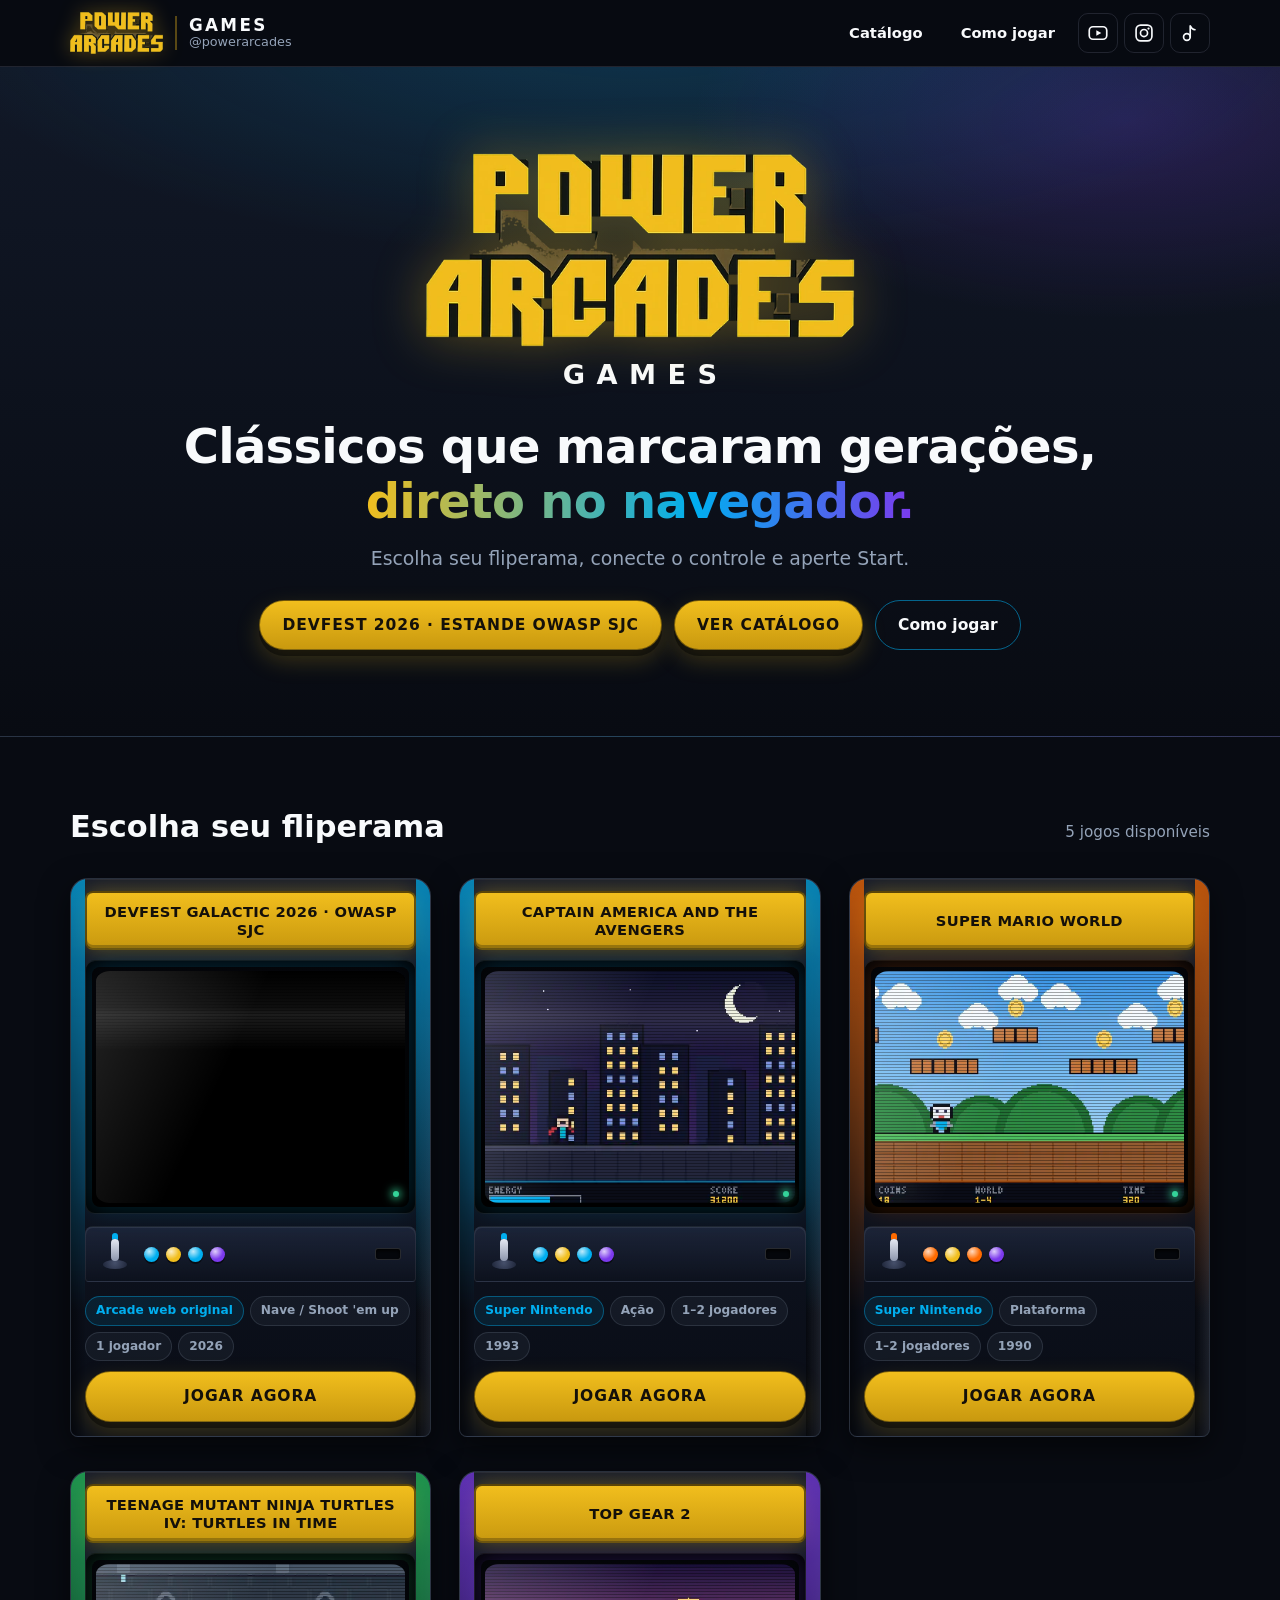
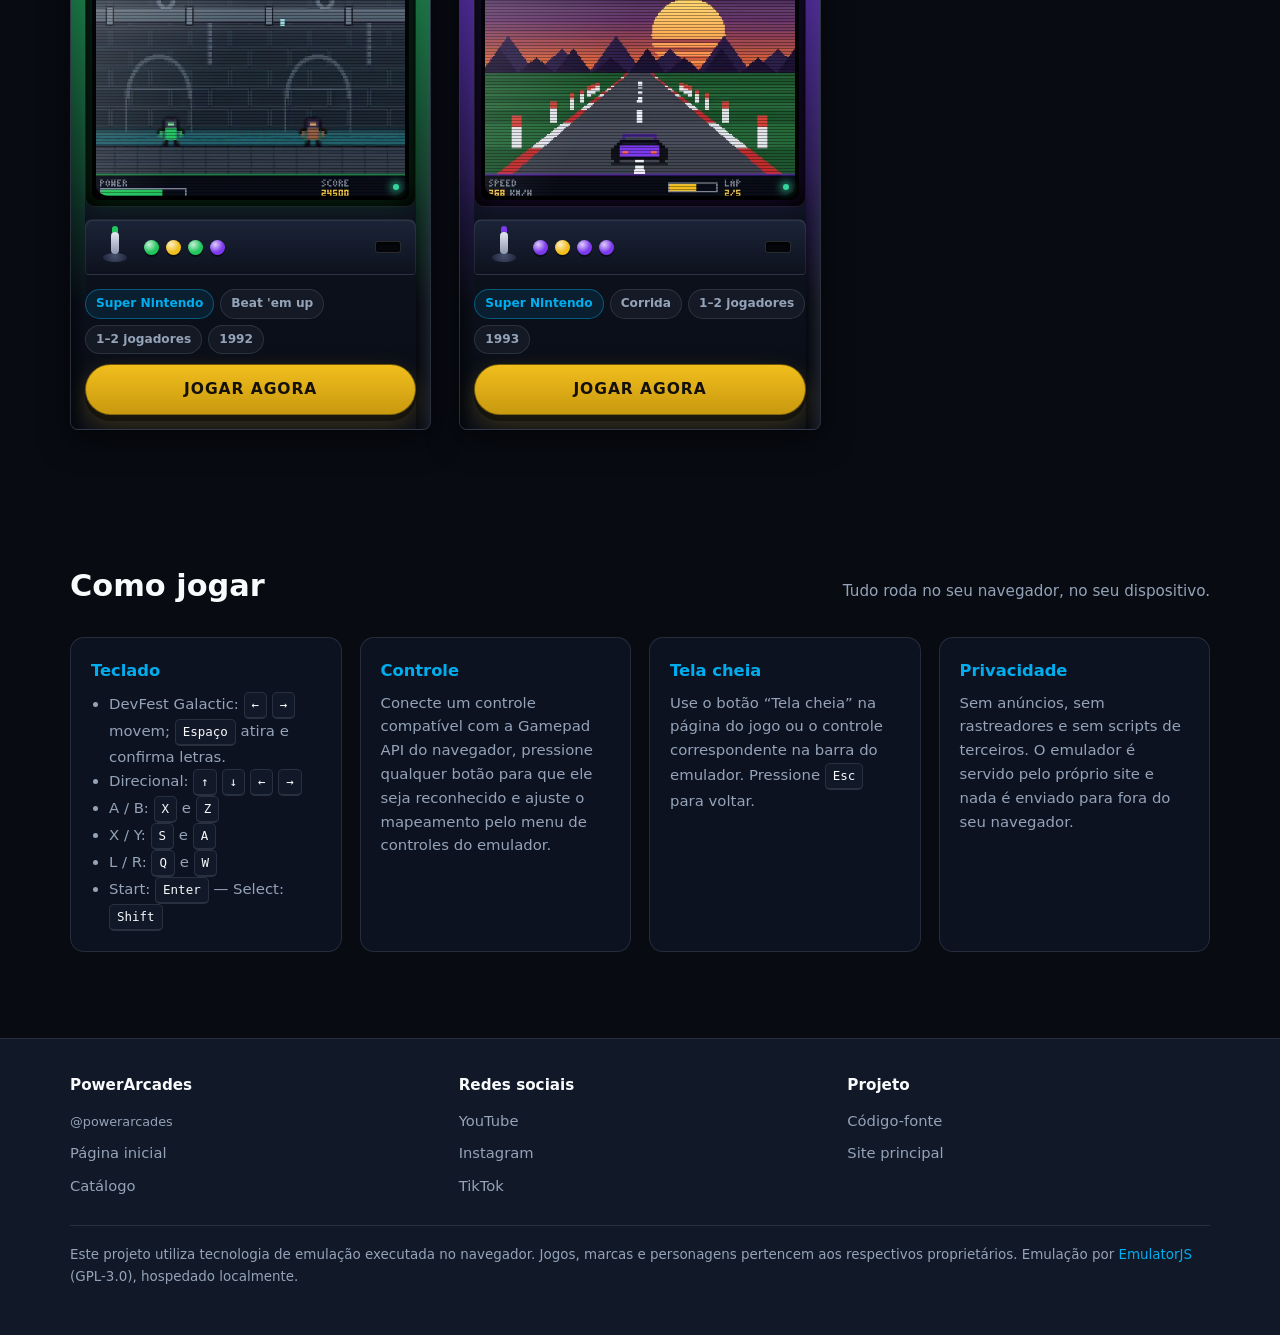
<file: index.html>
<!DOCTYPE html>
<html lang="pt-BR">
<head>
<meta charset="utf-8">
<meta name="viewport" content="width=device-width, initial-scale=1">

<!-- Política restrita: esta página não carrega emulador, ROM nem WebAssembly. -->
<meta http-equiv="Content-Security-Policy" content="default-src 'self'; script-src 'self'; style-src 'self'; img-src 'self' data:; font-src 'self'; media-src 'none'; connect-src 'self'; worker-src 'none'; object-src 'none'; frame-src 'none'; base-uri 'self'; form-action 'self'; manifest-src 'self'; upgrade-insecure-requests">
<meta name="referrer" content="no-referrer">

<title>PowerArcades Games — clássicos de Super Nintendo no navegador</title>
<meta name="description" content="Portal PowerArcades Games: catálogo de clássicos de Super Nintendo executados no navegador por emulação, sem anúncios e sem rastreadores.">
<meta name="author" content="PowerArcades">
<meta name="theme-color" content="#080B12">
<link rel="canonical" href="https://arcade.dozeroaobasico.com.br/">

<link rel="icon" type="image/png" href="assets/images/favicon.png">
<link rel="apple-touch-icon" href="assets/images/favicon.png">

<meta property="og:type" content="website">
<meta property="og:site_name" content="PowerArcades Games">
<meta property="og:locale" content="pt_BR">
<meta property="og:title" content="PowerArcades Games — clássicos de Super Nintendo no navegador">
<meta property="og:description" content="Catálogo de clássicos de Super Nintendo executados no navegador por emulação, sem anúncios e sem rastreadores.">
<meta property="og:url" content="https://arcade.dozeroaobasico.com.br/">
<meta property="og:image" content="https://arcade.dozeroaobasico.com.br/assets/images/social-share.webp">
<meta property="og:image:width" content="1200">
<meta property="og:image:height" content="630">
<meta property="og:image:alt" content="Logotipo PowerArcades Games">
<meta name="twitter:card" content="summary_large_image">
<meta name="twitter:title" content="PowerArcades Games">
<meta name="twitter:description" content="Clássicos que marcaram gerações, direto no navegador.">
<meta name="twitter:image" content="https://arcade.dozeroaobasico.com.br/assets/images/social-share.webp">

<link rel="stylesheet" href="assets/css/main.css">
</head>

<body>
<a class="skip-link" href="#conteudo">Pular para o conteúdo</a>

<header class="site-header">
  <div class="wrap header-inner">
    <a class="brand" href="./" aria-label="PowerArcades Games — página inicial">
      <img class="brand-logo" src="assets/images/logo-powerarcades.webp" alt="PowerArcades" width="575" height="260">
      <span class="brand-text">
        <span class="brand-name">GAMES</span>
        <span class="brand-handle">@powerarcades</span>
      </span>
    </a>

    <nav class="header-nav" aria-label="Navegação principal">
      <a class="nav-link" href="#catalogo">Catálogo</a>
      <a class="nav-link" href="#como-jogar">Como jogar</a>

      <span class="social-row">
        <a class="social-link" href="https://www.youtube.com/@powerarcades" target="_blank" rel="noopener noreferrer external" aria-label="YouTube @powerarcades (abre em nova aba)">
          <img src="assets/icons/youtube.svg" alt="" width="24" height="24" aria-hidden="true">
        </a>
        <a class="social-link" href="https://www.instagram.com/powerarcades" target="_blank" rel="noopener noreferrer external" aria-label="Instagram @powerarcades (abre em nova aba)">
          <img src="assets/icons/instagram.svg" alt="" width="24" height="24" aria-hidden="true">
        </a>
        <a class="social-link" href="https://www.tiktok.com/@powerarcades" target="_blank" rel="noopener noreferrer external" aria-label="TikTok @powerarcades (abre em nova aba)">
          <img src="assets/icons/tiktok.svg" alt="" width="24" height="24" aria-hidden="true">
        </a>
      </span>
    </nav>
  </div>
</header>

<main id="conteudo">

  <section class="hero">
    <div class="wrap hero-inner">
      <img class="hero-logo" src="assets/images/logo-powerarcades.webp" alt="PowerArcades" width="575" height="260">
      <span class="hero-wordmark">GAMES</span>
      <h1>Clássicos que marcaram gerações,<br><span class="accent">direto no navegador.</span></h1>
      <p>Escolha seu fliperama, conecte o controle e aperte Start.</p>
      <div class="hero-actions">
        <a class="btn btn-primary" href="games/devfest-galactic/">DevFest 2026 · Estande OWASP SJC</a>
        <a class="btn btn-primary" href="#catalogo">Ver catálogo</a>
        <a class="btn btn-ghost" href="#como-jogar">Como jogar</a>
      </div>
    </div>
  </section>

  <section class="section" id="catalogo" aria-labelledby="catalogo-titulo">
    <div class="wrap">
      <div class="section-head">
        <h2 id="catalogo-titulo">Escolha seu fliperama</h2>
        <p id="catalog-count">Carregando catálogo…</p>
      </div>

      <ul class="catalog-grid" id="catalog">
        <!-- Cards inseridos por assets/js/ui.js a partir de assets/js/catalog.js -->
      </ul>
    </div>
  </section>

  <section class="section" id="como-jogar" aria-labelledby="como-jogar-titulo">
    <div class="wrap">
      <div class="section-head">
        <h2 id="como-jogar-titulo">Como jogar</h2>
        <p>Tudo roda no seu navegador, no seu dispositivo.</p>
      </div>

      <div class="info-grid">
        <article class="info-card">
          <h3>Teclado</h3>
          <ul>
            <li>DevFest Galactic: <kbd>←</kbd> <kbd>→</kbd> movem; <kbd>Espaço</kbd> atira e confirma letras.</li>
            <li>Direcional: <kbd>↑</kbd> <kbd>↓</kbd> <kbd>←</kbd> <kbd>→</kbd></li>
            <li>A / B: <kbd>X</kbd> e <kbd>Z</kbd></li>
            <li>X / Y: <kbd>S</kbd> e <kbd>A</kbd></li>
            <li>L / R: <kbd>Q</kbd> e <kbd>W</kbd></li>
            <li>Start: <kbd>Enter</kbd> — Select: <kbd>Shift</kbd></li>
          </ul>
        </article>

        <article class="info-card">
          <h3>Controle</h3>
          <p>
            Conecte um controle compatível com a Gamepad API do navegador,
            pressione qualquer botão para que ele seja reconhecido e ajuste
            o mapeamento pelo menu de controles do emulador.
          </p>
        </article>

        <article class="info-card">
          <h3>Tela cheia</h3>
          <p>
            Use o botão “Tela cheia” na página do jogo ou o controle
            correspondente na barra do emulador. Pressione <kbd>Esc</kbd>
            para voltar.
          </p>
        </article>

        <article class="info-card">
          <h3>Privacidade</h3>
          <p>
            Sem anúncios, sem rastreadores e sem scripts de terceiros.
            O emulador é servido pelo próprio site e nada é enviado
            para fora do seu navegador.
          </p>
        </article>
      </div>
    </div>
  </section>

</main>

<footer class="site-footer">
  <div class="wrap">
    <div class="footer-grid">
      <div>
        <h3>PowerArcades</h3>
        <ul class="footer-links">
          <li><span class="brand-handle">@powerarcades</span></li>
          <li><a href="./">Página inicial</a></li>
          <li><a href="#catalogo">Catálogo</a></li>
        </ul>
      </div>

      <div>
        <h3>Redes sociais</h3>
        <ul class="footer-links">
          <li><a href="https://www.youtube.com/@powerarcades" target="_blank" rel="noopener noreferrer external">YouTube</a></li>
          <li><a href="https://www.instagram.com/powerarcades" target="_blank" rel="noopener noreferrer external">Instagram</a></li>
          <li><a href="https://www.tiktok.com/@powerarcades" target="_blank" rel="noopener noreferrer external">TikTok</a></li>
        </ul>
      </div>

      <div>
        <h3>Projeto</h3>
        <ul class="footer-links">
          <li><a href="https://github.com/BrotherOfJhonny/powerarcades-games" target="_blank" rel="noopener noreferrer external">Código-fonte</a></li>
          <li><a href="https://dozeroaobasico.com.br/" target="_blank" rel="noopener noreferrer external">Site principal</a></li>
        </ul>
      </div>
    </div>

    <p class="disclaimer">
      Este projeto utiliza tecnologia de emulação executada no navegador.
      Jogos, marcas e personagens pertencem aos respectivos proprietários.
      Emulação por <a href="https://github.com/EmulatorJS/EmulatorJS" target="_blank" rel="noopener noreferrer external">EmulatorJS</a> (GPL-3.0), hospedado localmente.
    </p>
  </div>
</footer>

<script src="assets/js/frame-guard.js"></script>
<script src="assets/js/catalog.js"></script>
<script src="assets/js/ui.js"></script>
</body>
</html>
</file>
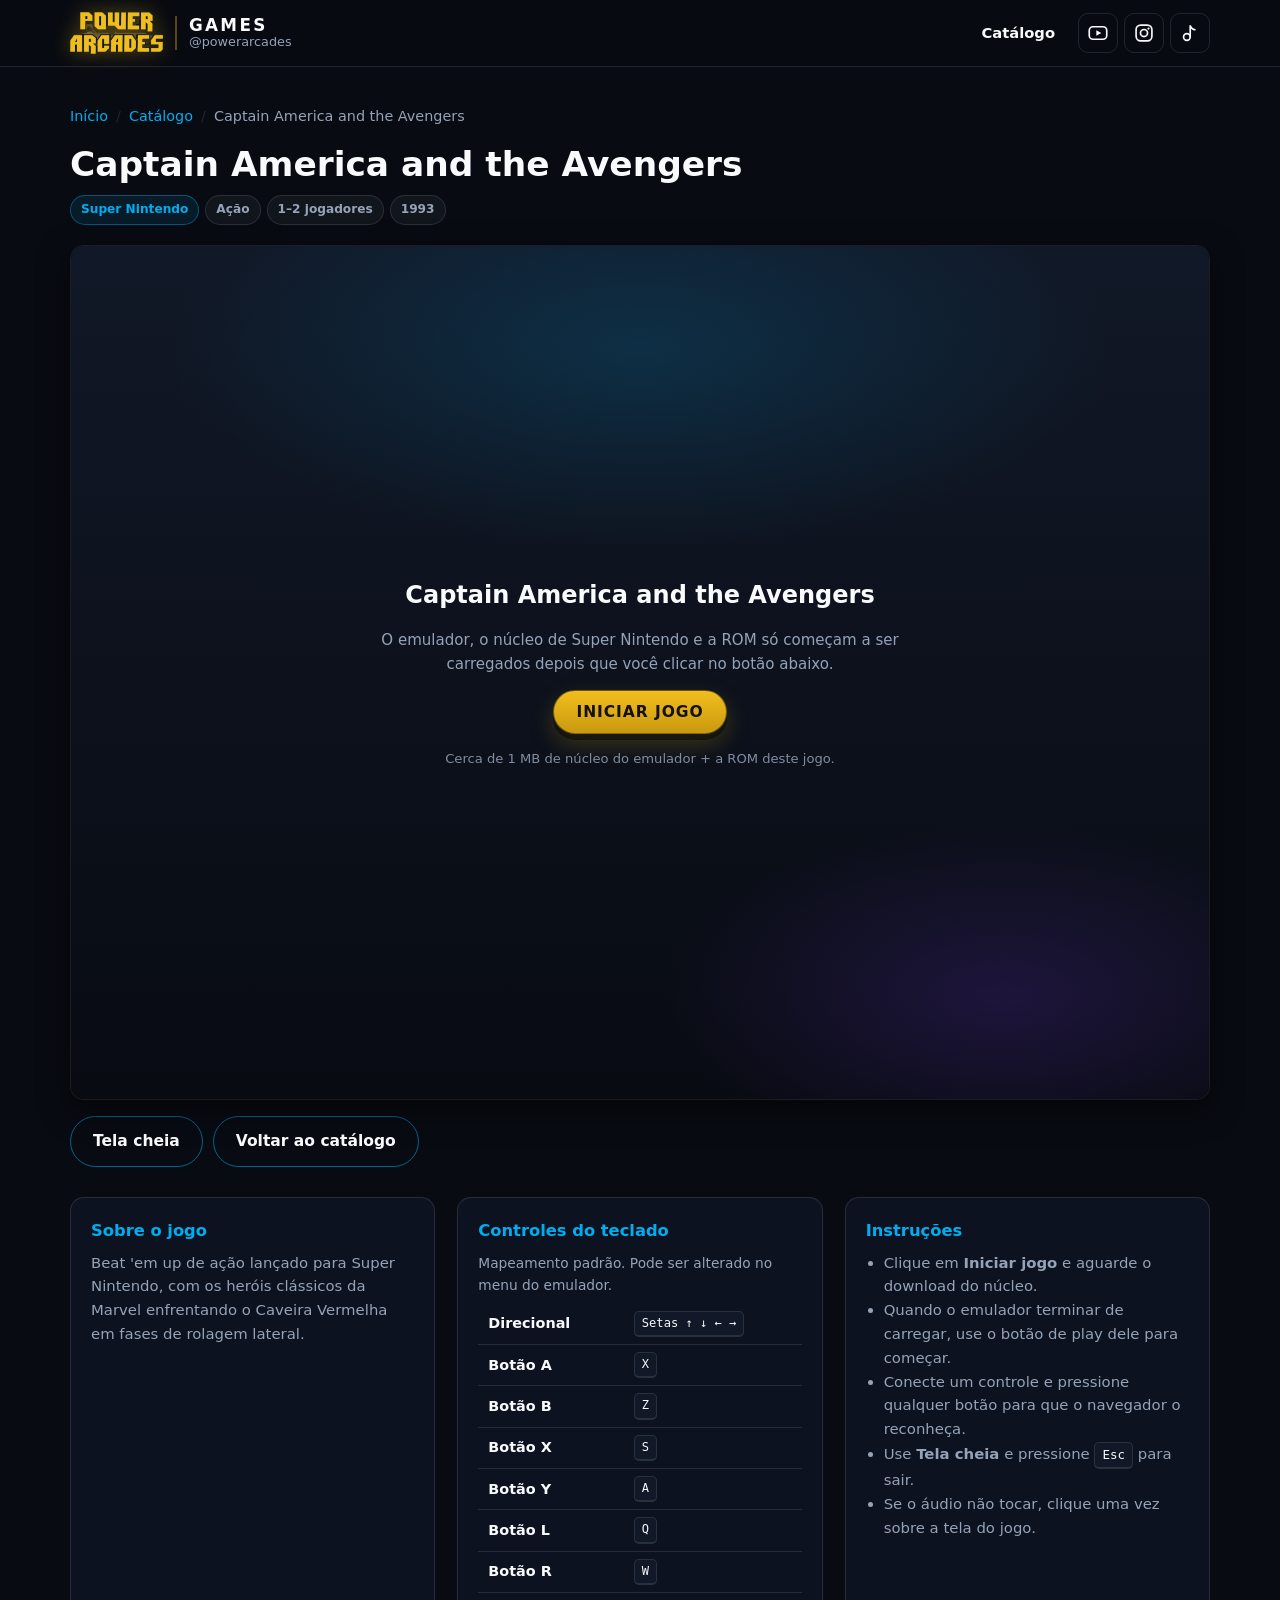
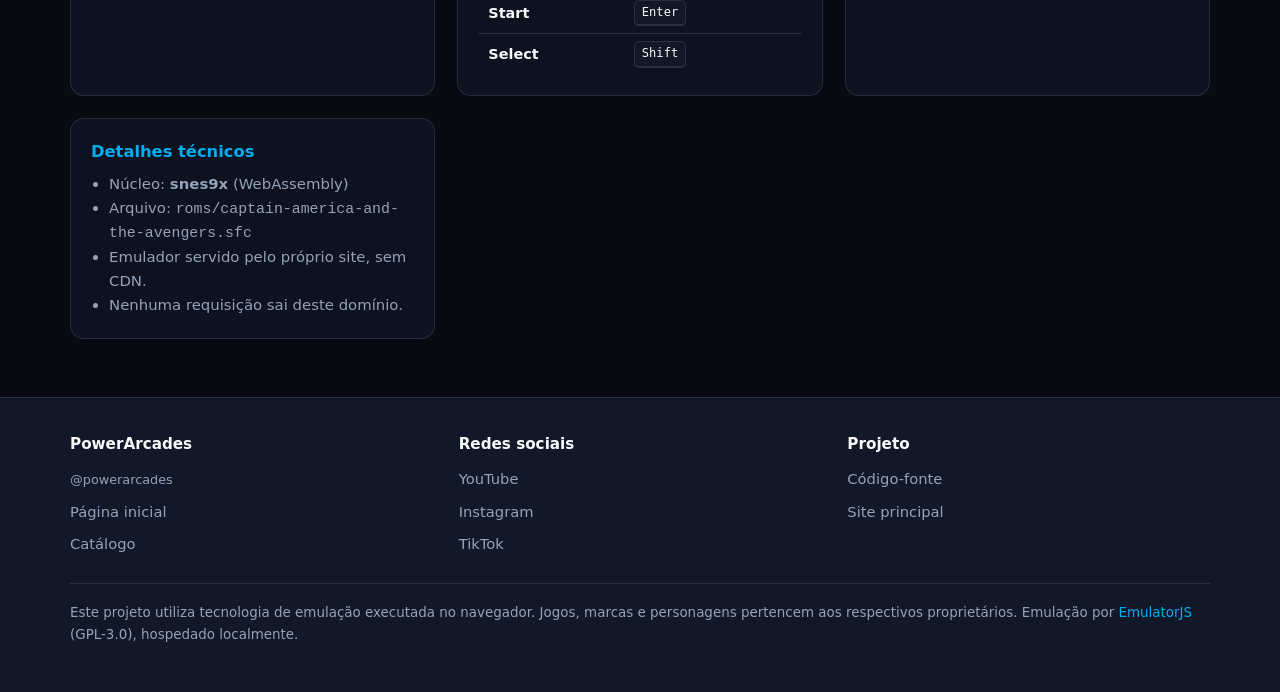
<file: games/captain-america-and-the-avengers/index.html>
<!DOCTYPE html>
<html lang="pt-BR">
<head>
<meta charset="utf-8">
<meta name="viewport" content="width=device-width, initial-scale=1">

<!-- EmulatorJS local: WebAssembly + scripts de Blob URL. Sem 'unsafe-eval'. -->
<meta http-equiv="Content-Security-Policy" content="default-src 'self'; script-src 'self' blob: 'wasm-unsafe-eval' 'unsafe-eval'; style-src 'self' 'unsafe-inline'; img-src 'self' data: blob:; font-src 'self'; media-src 'self' blob: data:; connect-src 'self' blob:; worker-src 'self' blob:; child-src 'self' blob:; object-src 'none'; frame-src 'none'; base-uri 'self'; form-action 'self'; manifest-src 'self'; upgrade-insecure-requests">
<meta name="referrer" content="no-referrer">

<title>Captain America and the Avengers — PowerArcades Games</title>
<meta name="description" content="Jogue Captain America and the Avengers, clássico de ação do Super Nintendo, direto no navegador pelo PowerArcades Games.">
<meta name="author" content="PowerArcades">
<meta name="theme-color" content="#080B12">
<link rel="canonical" href="https://arcade.dozeroaobasico.com.br/games/captain-america-and-the-avengers/">

<link rel="icon" type="image/png" href="../../assets/images/favicon.png">
<link rel="apple-touch-icon" href="../../assets/images/favicon.png">

<meta property="og:type" content="article">
<meta property="og:site_name" content="PowerArcades Games">
<meta property="og:locale" content="pt_BR">
<meta property="og:title" content="Captain America and the Avengers — PowerArcades Games">
<meta property="og:description" content="Jogue Captain America and the Avengers, clássico de ação do Super Nintendo, direto no navegador pelo PowerArcades Games.">
<meta property="og:url" content="https://arcade.dozeroaobasico.com.br/games/captain-america-and-the-avengers/">
<meta property="og:image" content="https://arcade.dozeroaobasico.com.br/assets/images/games/captain-america-and-the-avengers.webp">
<meta property="og:image:width" content="640">
<meta property="og:image:height" content="480">
<meta property="og:image:alt" content="Arte de capa de Captain America and the Avengers">
<meta name="twitter:card" content="summary_large_image">
<meta name="twitter:title" content="Captain America and the Avengers — PowerArcades Games">
<meta name="twitter:description" content="Jogue Captain America and the Avengers, clássico de ação do Super Nintendo, direto no navegador pelo PowerArcades Games.">
<meta name="twitter:image" content="https://arcade.dozeroaobasico.com.br/assets/images/games/captain-america-and-the-avengers.webp">

<meta name="game:platform" content="Super Nintendo">
<meta name="game:genre" content="Ação">
<meta name="game:players" content="1–2 jogadores">
<meta name="game:year" content="1993">

<link rel="stylesheet" href="../../assets/css/main.css">
<link rel="stylesheet" href="../../assets/css/game.css">
</head>

<body>
<a class="skip-link" href="#conteudo">Pular para o conteúdo</a>

<header class="site-header">
  <div class="wrap header-inner">
    <a class="brand" href="../../" aria-label="PowerArcades Games — página inicial">
      <img class="brand-logo" src="../../assets/images/logo-powerarcades.webp" alt="PowerArcades" width="575" height="260">
      <span class="brand-text">
        <span class="brand-name">GAMES</span>
        <span class="brand-handle">@powerarcades</span>
      </span>
    </a>

    <nav class="header-nav" aria-label="Navegação principal">
      <a class="nav-link" href="../../#catalogo">Catálogo</a>
      <span class="social-row">
        <a class="social-link" href="https://www.youtube.com/@powerarcades" target="_blank" rel="noopener noreferrer external" aria-label="YouTube @powerarcades (abre em nova aba)">
          <img src="../../assets/icons/youtube.svg" alt="" width="24" height="24" aria-hidden="true">
        </a>
        <a class="social-link" href="https://www.instagram.com/powerarcades" target="_blank" rel="noopener noreferrer external" aria-label="Instagram @powerarcades (abre em nova aba)">
          <img src="../../assets/icons/instagram.svg" alt="" width="24" height="24" aria-hidden="true">
        </a>
        <a class="social-link" href="https://www.tiktok.com/@powerarcades" target="_blank" rel="noopener noreferrer external" aria-label="TikTok @powerarcades (abre em nova aba)">
          <img src="../../assets/icons/tiktok.svg" alt="" width="24" height="24" aria-hidden="true">
        </a>
      </span>
    </nav>
  </div>
</header>

<main id="conteudo" class="wrap game-page">

  <nav class="breadcrumb" aria-label="Trilha de navegação">
    <ol>
      <li><a href="../../">Início</a></li>
      <li><a href="../../#catalogo">Catálogo</a></li>
      <li aria-current="page">Captain America and the Avengers</li>
    </ol>
  </nav>

  <div class="game-head">
    <div>
      <h1>Captain America and the Avengers</h1>
      <ul class="game-meta">
        <li class="tag tag-platform">Super Nintendo</li>
        <li class="tag">Ação</li>
        <li class="tag">1–2 jogadores</li>
        <li class="tag">1993</li>
      </ul>
    </div>
  </div>

  <!-- Caminho da ROM FIXO no HTML. Nunca vem de parâmetro de URL. -->
  <div class="stage"
       id="stage"
       data-core="snes"
       data-title="Captain America and the Avengers"
       data-rom="../../roms/captain-america-and-the-avengers.sfc">

    <div id="game"></div>

    <div class="stage-overlay" id="stage-overlay">
      <div class="stage-overlay-inner" id="stage-overlay-inner">
        <h2>Captain America and the Avengers</h2>
        <p>
          O emulador, o núcleo de Super Nintendo e a ROM só começam a ser
          carregados depois que você clicar no botão abaixo.
        </p>
        <button type="button" class="btn btn-primary" id="start-button">
          Iniciar jogo
        </button>
        <p class="stage-note">
          Cerca de 1&nbsp;MB de núcleo do emulador + a ROM deste jogo.
        </p>
      </div>
    </div>
  </div>

  <div class="game-toolbar">
    <button type="button" class="btn btn-ghost" id="fullscreen-button">
      Tela cheia
    </button>
    <a class="btn btn-ghost" href="../../#catalogo">Voltar ao catálogo</a>
  </div>

  <div class="game-columns">

    <article class="info-card">
      <h3>Sobre o jogo</h3>
      <p>Beat &#x27;em up de ação lançado para Super Nintendo, com os heróis clássicos da Marvel enfrentando o Caveira Vermelha em fases de rolagem lateral.</p>
    </article>

    <article class="info-card">
      <h3>Controles do teclado</h3>
      <table class="controls-table">
        <caption>Mapeamento padrão. Pode ser alterado no menu do emulador.</caption>
        <tbody>
          <tr><th scope="row">Direcional</th><td><kbd>Setas ↑ ↓ ← →</kbd></td></tr>
          <tr><th scope="row">Botão A</th><td><kbd>X</kbd></td></tr>
          <tr><th scope="row">Botão B</th><td><kbd>Z</kbd></td></tr>
          <tr><th scope="row">Botão X</th><td><kbd>S</kbd></td></tr>
          <tr><th scope="row">Botão Y</th><td><kbd>A</kbd></td></tr>
          <tr><th scope="row">Botão L</th><td><kbd>Q</kbd></td></tr>
          <tr><th scope="row">Botão R</th><td><kbd>W</kbd></td></tr>
          <tr><th scope="row">Start</th><td><kbd>Enter</kbd></td></tr>
          <tr><th scope="row">Select</th><td><kbd>Shift</kbd></td></tr>
        </tbody>
      </table>
    </article>

    <article class="info-card">
      <h3>Instruções</h3>
      <ul>
        <li>Clique em <strong>Iniciar jogo</strong> e aguarde o download do núcleo.</li>
        <li>Quando o emulador terminar de carregar, use o botão de play dele para começar.</li>
        <li>Conecte um controle e pressione qualquer botão para que o navegador o reconheça.</li>
        <li>Use <strong>Tela cheia</strong> e pressione <kbd>Esc</kbd> para sair.</li>
        <li>Se o áudio não tocar, clique uma vez sobre a tela do jogo.</li>
      </ul>
    </article>

    <article class="info-card">
      <h3>Detalhes técnicos</h3>
      <ul>
        <li>Núcleo: <strong>snes9x</strong> (WebAssembly)</li>
        <li>Arquivo: <code id="rom-path">roms/captain-america-and-the-avengers.sfc</code></li>
        <li>Emulador servido pelo próprio site, sem CDN.</li>
        <li>Nenhuma requisição sai deste domínio.</li>
      </ul>
    </article>

  </div>

</main>

<footer class="site-footer">
  <div class="wrap">
    <div class="footer-grid">
      <div>
        <h3>PowerArcades</h3>
        <ul class="footer-links">
          <li><span class="brand-handle">@powerarcades</span></li>
          <li><a href="../../">Página inicial</a></li>
          <li><a href="../../#catalogo">Catálogo</a></li>
        </ul>
      </div>
      <div>
        <h3>Redes sociais</h3>
        <ul class="footer-links">
          <li><a href="https://www.youtube.com/@powerarcades" target="_blank" rel="noopener noreferrer external">YouTube</a></li>
          <li><a href="https://www.instagram.com/powerarcades" target="_blank" rel="noopener noreferrer external">Instagram</a></li>
          <li><a href="https://www.tiktok.com/@powerarcades" target="_blank" rel="noopener noreferrer external">TikTok</a></li>
        </ul>
      </div>
      <div>
        <h3>Projeto</h3>
        <ul class="footer-links">
          <li><a href="https://github.com/BrotherOfJhonny/powerarcades-games" target="_blank" rel="noopener noreferrer external">Código-fonte</a></li>
          <li><a href="https://dozeroaobasico.com.br/" target="_blank" rel="noopener noreferrer external">Site principal</a></li>
        </ul>
      </div>
    </div>

    <p class="disclaimer">
      Este projeto utiliza tecnologia de emulação executada no navegador.
      Jogos, marcas e personagens pertencem aos respectivos proprietários.
      Emulação por <a href="https://github.com/EmulatorJS/EmulatorJS" target="_blank" rel="noopener noreferrer external">EmulatorJS</a> (GPL-3.0), hospedado localmente.
    </p>
  </div>
</footer>

<script src="../../assets/js/frame-guard.js"></script>
<script src="../../assets/js/game-loader.js"></script>
</body>
</html>
</file>
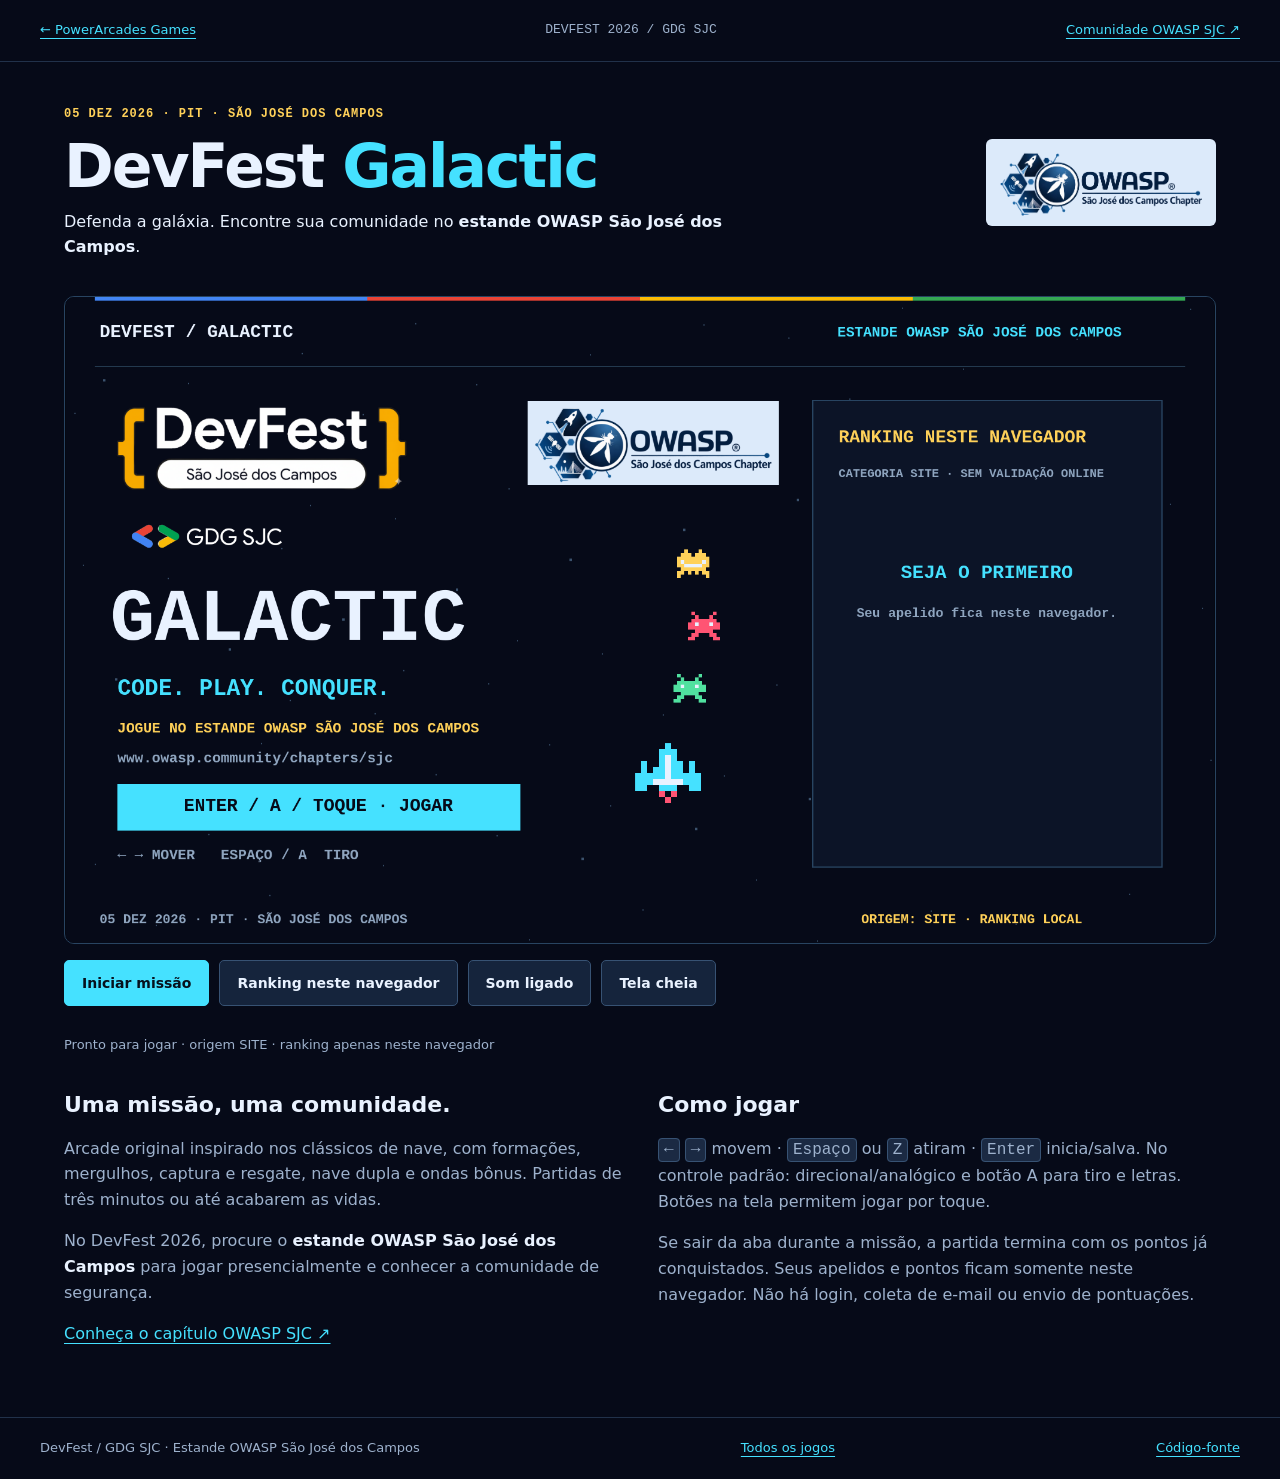
<file: games/devfest-galactic/index.html>
<!doctype html>
<html lang="pt-BR">
<head>
<meta charset="utf-8">
<meta name="viewport" content="width=device-width, initial-scale=1">
<meta http-equiv="Content-Security-Policy" content="default-src 'self'; script-src 'self'; style-src 'self'; img-src 'self' blob: data:; font-src 'self'; connect-src 'self'; media-src 'none'; worker-src 'none'; object-src 'none'; frame-src 'none'; base-uri 'self'; form-action 'self'; upgrade-insecure-requests">
<meta name="referrer" content="no-referrer">
<title>DevFest Galactic 2026 · Estande OWASP SJC — PowerArcades</title>
<meta name="description" content="Defenda a galáxia com a OWASP São José dos Campos no DevFest 2026. Jogo arcade original com teclado, controle e toque. Edição site com ranking local separado do bartop.">
<meta name="theme-color" content="#060a18">
<meta property="og:title" content="DevFest Galactic 2026 · OWASP São José dos Campos">
<meta property="og:description" content="Jogue online e encontre a comunidade no estande OWASP SJC no DevFest 2026!">
<meta property="og:image" content="https://arcade.dozeroaobasico.com.br/assets/images/games/devfest-galactic.png">
<meta property="og:url" content="https://arcade.dozeroaobasico.com.br/games/devfest-galactic/">
<meta property="og:type" content="website">
<meta name="twitter:card" content="summary_large_image">
<link rel="canonical" href="https://arcade.dozeroaobasico.com.br/games/devfest-galactic/">
<link rel="icon" href="../../assets/images/favicon.png">
<link rel="stylesheet" href="style.css">
<script src="../../assets/js/frame-guard.js" defer></script>
<script src="engine.js" defer></script>
<script src="game.js" defer></script>
</head>
<body>
<a class="skip" href="#jogo">Pular para o jogo</a>
<header><a href="../../">← PowerArcades Games</a><span>DEVFEST 2026 / GDG SJC</span><a href="https://www.owasp.community/chapters/sjc" target="_blank" rel="noopener noreferrer">Comunidade OWASP SJC ↗</a></header>
<main>
<section class="intro" aria-labelledby="title">
  <div><p class="eyebrow">05 DEZ 2026 · PIT · SÃO JOSÉ DOS CAMPOS</p><h1 id="title">DevFest <em>Galactic</em></h1><p>Defenda a galáxia. Encontre sua comunidade no <strong>estande OWASP São José dos Campos</strong>.</p></div>
  <div class="brand"><img src="assets/owasp.png" width="2048" height="700" alt="OWASP São José dos Campos Chapter"></div>
</section>
<section id="jogo" aria-label="DevFest Galactic" tabindex="-1">
  <div class="stage"><canvas id="screen" width="1920" height="1080" tabindex="0" aria-label="Tela do arcade: setas movem, Espaço ou Z atira, Enter inicia."></canvas><div id="loading" role="status">Preparando a missão…</div></div>
  <div class="toolbar"><button id="start" disabled>Iniciar missão</button><button id="ranking" disabled>Ranking neste navegador</button><button id="sound" aria-pressed="true">Som ligado</button><button id="fullscreen">Tela cheia</button></div>
  <div class="touch" aria-label="Controles de toque"><button data-hold="left" aria-label="Mover para a esquerda">◀</button><button data-hold="right" aria-label="Mover para a direita">▶</button><button data-hold="fire" class="fire">TIRO / CONFIRMAR</button></div>
  <p id="status" role="status" aria-live="polite">Carregando imagens locais…</p>
</section>
<section id="name-panel" class="panel" hidden aria-labelledby="name-title">
  <h2 id="name-title">Sua missão merece um nome.</h2><p>Use o direcional para escolher letras e <strong>o mesmo botão de tiro para confirmar</strong>. Selecione ✓ para salvar.</p>
  <form id="name-form"><label for="player-name">Apelido no ranking (até 12 caracteres)</label><input id="player-name" maxlength="12" autocomplete="off" inputmode="text" placeholder="SEU APELIDO"><div id="keyboard" class="keyboard" aria-label="Teclado virtual"></div><button type="submit">Salvar nome e pontuação</button></form>
  <p id="save-error" role="alert"></p>
</section>
<section id="result-panel" class="panel" hidden aria-labelledby="result-title">
  <p class="eyebrow">ORIGEM: SITE · REGISTRO NESTE NAVEGADOR</p><h2 id="result-title">Sua missão com a OWASP SJC</h2>
  <p>Fotografe ou baixe seu cartão. Este resultado online é separado do campeonato presencial no bartop.</p>
  <canvas id="card" width="1080" height="1350" aria-label="Cartão com apelido, pontos, colocação local, origem SITE e data/hora."></canvas>
  <div class="toolbar"><button id="download-feed">Baixar para feed</button><button id="download-story">Baixar para Stories</button><button id="again">Jogar novamente</button></div>
  <p class="disclosure">Registro local, sem validação por servidor. O QR divulga a comunidade; não autentica a pontuação.</p>
</section>
<section id="ranking-panel" class="panel" hidden aria-labelledby="ranking-title"><h2 id="ranking-title">Ranking neste navegador</h2><p>Categoria SITE. Os resultados do estande ficam no bartop.</p><ol id="score-list"></ol></section>
<section class="details"><article><h2>Uma missão, uma comunidade.</h2><p>Arcade original inspirado nos clássicos de nave, com formações, mergulhos, captura e resgate, nave dupla e ondas bônus. Partidas de três minutos ou até acabarem as vidas.</p><p>No DevFest 2026, procure o <strong>estande OWASP São José dos Campos</strong> para jogar presencialmente e conhecer a comunidade de segurança.</p><a href="https://www.owasp.community/chapters/sjc" target="_blank" rel="noopener noreferrer">Conheça o capítulo OWASP SJC ↗</a></article><article><h2>Como jogar</h2><p><kbd>←</kbd> <kbd>→</kbd> movem · <kbd>Espaço</kbd> ou <kbd>Z</kbd> atiram · <kbd>Enter</kbd> inicia/salva. No controle padrão: direcional/analógico e botão A para tiro e letras. Botões na tela permitem jogar por toque.</p><p>Se sair da aba durante a missão, a partida termina com os pontos já conquistados. Seus apelidos e pontos ficam somente neste navegador. Não há login, coleta de e-mail ou envio de pontuações.</p></article></section>
</main>
<footer><span>DevFest / GDG SJC · Estande OWASP São José dos Campos</span><a href="../../#catalogo">Todos os jogos</a><a href="https://github.com/BrotherOfJhonny/powerarcades-games" target="_blank" rel="noopener noreferrer">Código-fonte</a></footer>
</body></html>
</file>
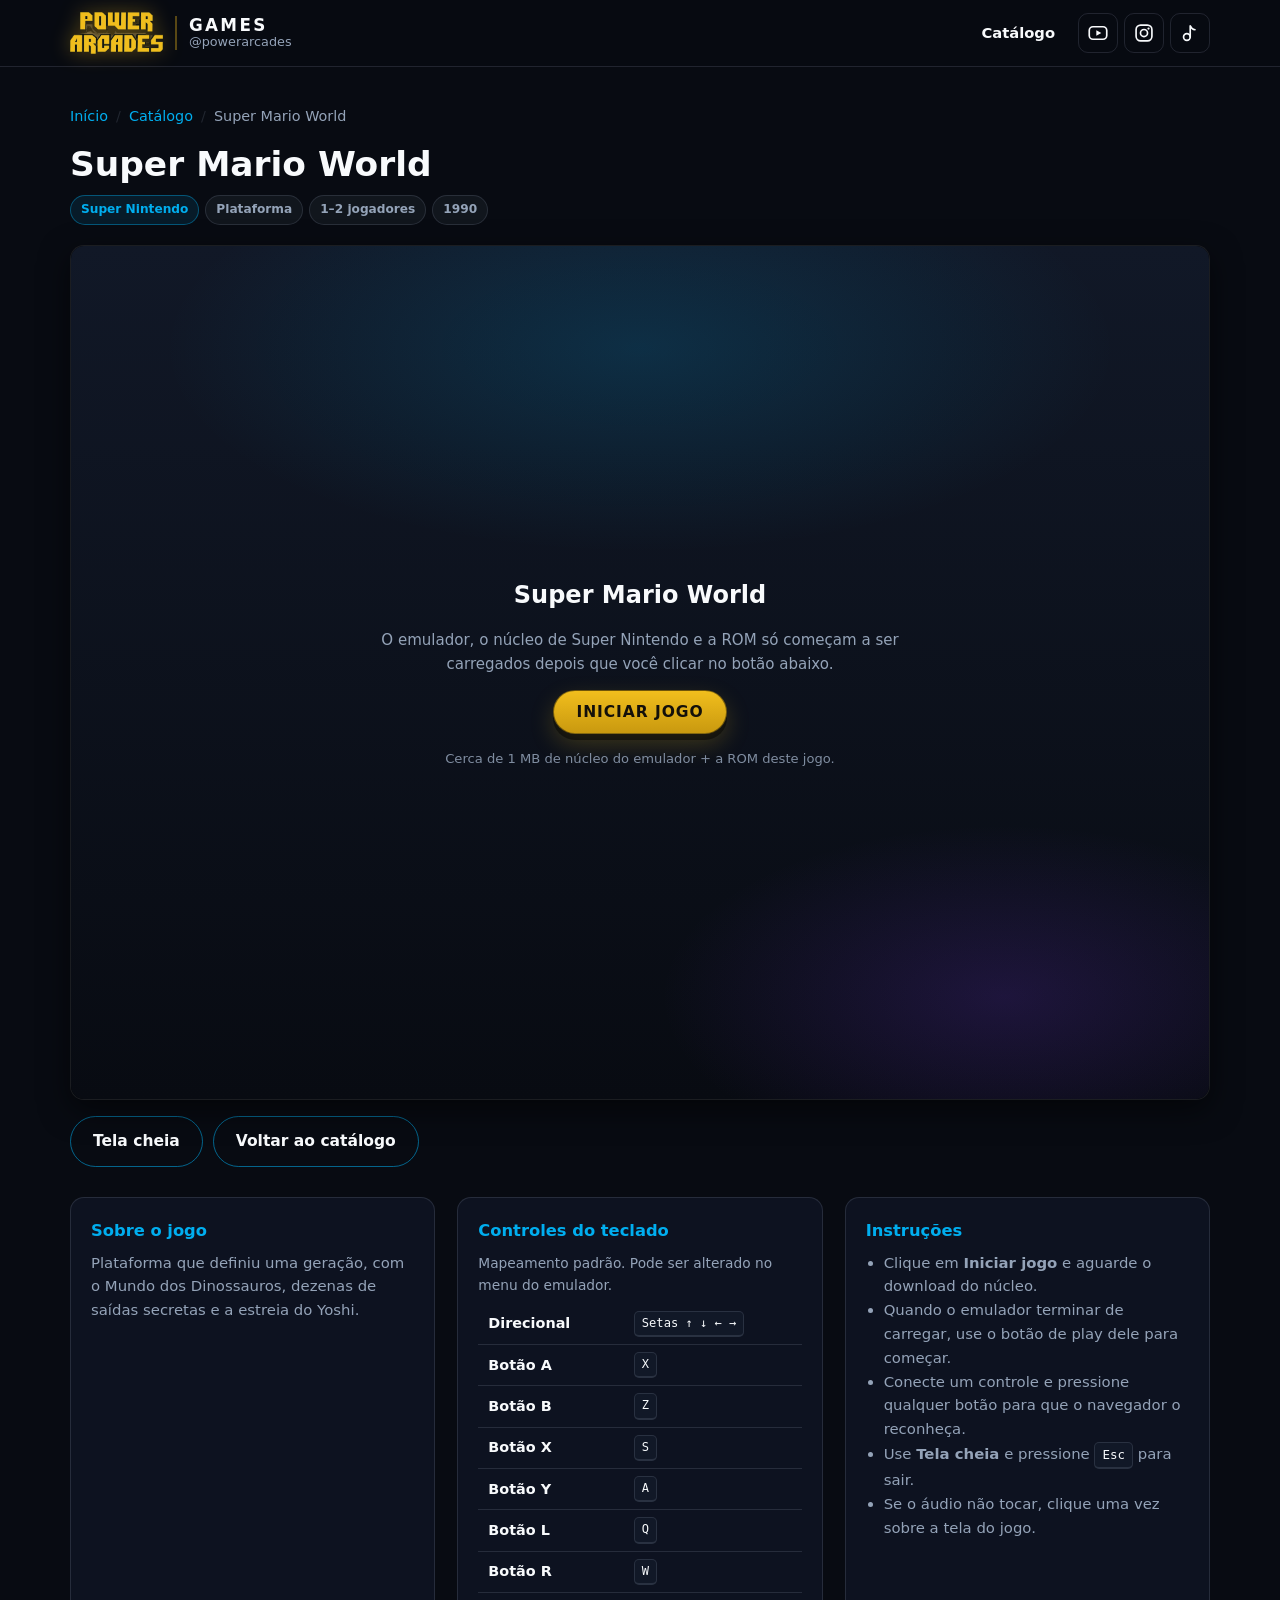
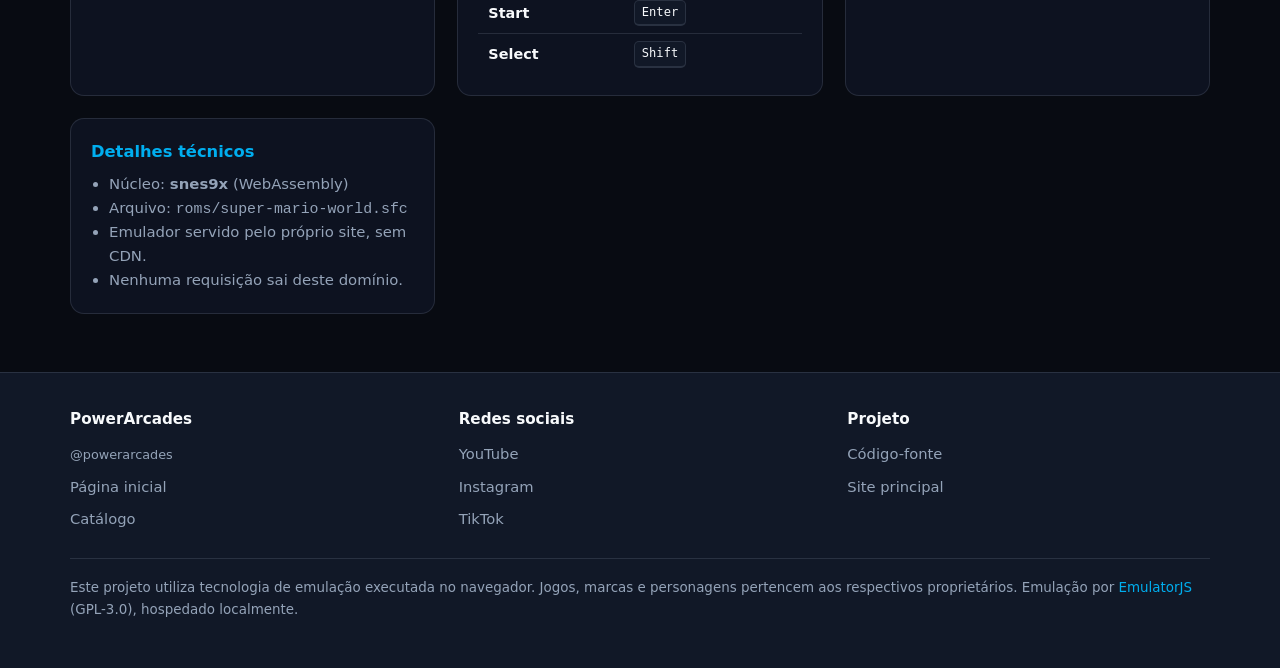
<file: games/super-mario-world/index.html>
<!DOCTYPE html>
<html lang="pt-BR">
<head>
<meta charset="utf-8">
<meta name="viewport" content="width=device-width, initial-scale=1">

<!-- EmulatorJS local: WebAssembly + scripts de Blob URL. Sem 'unsafe-eval'. -->
<meta http-equiv="Content-Security-Policy" content="default-src 'self'; script-src 'self' blob: 'wasm-unsafe-eval' 'unsafe-eval'; style-src 'self' 'unsafe-inline'; img-src 'self' data: blob:; font-src 'self'; media-src 'self' blob: data:; connect-src 'self' blob:; worker-src 'self' blob:; child-src 'self' blob:; object-src 'none'; frame-src 'none'; base-uri 'self'; form-action 'self'; manifest-src 'self'; upgrade-insecure-requests">
<meta name="referrer" content="no-referrer">

<title>Super Mario World — PowerArcades Games</title>
<meta name="description" content="Jogue Super Mario World, clássico de plataforma do Super Nintendo, direto no navegador pelo PowerArcades Games.">
<meta name="author" content="PowerArcades">
<meta name="theme-color" content="#080B12">
<link rel="canonical" href="https://arcade.dozeroaobasico.com.br/games/super-mario-world/">

<link rel="icon" type="image/png" href="../../assets/images/favicon.png">
<link rel="apple-touch-icon" href="../../assets/images/favicon.png">

<meta property="og:type" content="article">
<meta property="og:site_name" content="PowerArcades Games">
<meta property="og:locale" content="pt_BR">
<meta property="og:title" content="Super Mario World — PowerArcades Games">
<meta property="og:description" content="Jogue Super Mario World, clássico de plataforma do Super Nintendo, direto no navegador pelo PowerArcades Games.">
<meta property="og:url" content="https://arcade.dozeroaobasico.com.br/games/super-mario-world/">
<meta property="og:image" content="https://arcade.dozeroaobasico.com.br/assets/images/games/super-mario-world.webp">
<meta property="og:image:width" content="640">
<meta property="og:image:height" content="480">
<meta property="og:image:alt" content="Arte de capa de Super Mario World">
<meta name="twitter:card" content="summary_large_image">
<meta name="twitter:title" content="Super Mario World — PowerArcades Games">
<meta name="twitter:description" content="Jogue Super Mario World, clássico de plataforma do Super Nintendo, direto no navegador pelo PowerArcades Games.">
<meta name="twitter:image" content="https://arcade.dozeroaobasico.com.br/assets/images/games/super-mario-world.webp">

<meta name="game:platform" content="Super Nintendo">
<meta name="game:genre" content="Plataforma">
<meta name="game:players" content="1–2 jogadores">
<meta name="game:year" content="1990">

<link rel="stylesheet" href="../../assets/css/main.css">
<link rel="stylesheet" href="../../assets/css/game.css">
</head>

<body>
<a class="skip-link" href="#conteudo">Pular para o conteúdo</a>

<header class="site-header">
  <div class="wrap header-inner">
    <a class="brand" href="../../" aria-label="PowerArcades Games — página inicial">
      <img class="brand-logo" src="../../assets/images/logo-powerarcades.webp" alt="PowerArcades" width="575" height="260">
      <span class="brand-text">
        <span class="brand-name">GAMES</span>
        <span class="brand-handle">@powerarcades</span>
      </span>
    </a>

    <nav class="header-nav" aria-label="Navegação principal">
      <a class="nav-link" href="../../#catalogo">Catálogo</a>
      <span class="social-row">
        <a class="social-link" href="https://www.youtube.com/@powerarcades" target="_blank" rel="noopener noreferrer external" aria-label="YouTube @powerarcades (abre em nova aba)">
          <img src="../../assets/icons/youtube.svg" alt="" width="24" height="24" aria-hidden="true">
        </a>
        <a class="social-link" href="https://www.instagram.com/powerarcades" target="_blank" rel="noopener noreferrer external" aria-label="Instagram @powerarcades (abre em nova aba)">
          <img src="../../assets/icons/instagram.svg" alt="" width="24" height="24" aria-hidden="true">
        </a>
        <a class="social-link" href="https://www.tiktok.com/@powerarcades" target="_blank" rel="noopener noreferrer external" aria-label="TikTok @powerarcades (abre em nova aba)">
          <img src="../../assets/icons/tiktok.svg" alt="" width="24" height="24" aria-hidden="true">
        </a>
      </span>
    </nav>
  </div>
</header>

<main id="conteudo" class="wrap game-page">

  <nav class="breadcrumb" aria-label="Trilha de navegação">
    <ol>
      <li><a href="../../">Início</a></li>
      <li><a href="../../#catalogo">Catálogo</a></li>
      <li aria-current="page">Super Mario World</li>
    </ol>
  </nav>

  <div class="game-head">
    <div>
      <h1>Super Mario World</h1>
      <ul class="game-meta">
        <li class="tag tag-platform">Super Nintendo</li>
        <li class="tag">Plataforma</li>
        <li class="tag">1–2 jogadores</li>
        <li class="tag">1990</li>
      </ul>
    </div>
  </div>

  <!-- Caminho da ROM FIXO no HTML. Nunca vem de parâmetro de URL. -->
  <div class="stage"
       id="stage"
       data-core="snes"
       data-title="Super Mario World"
       data-rom="../../roms/super-mario-world.sfc">

    <div id="game"></div>

    <div class="stage-overlay" id="stage-overlay">
      <div class="stage-overlay-inner" id="stage-overlay-inner">
        <h2>Super Mario World</h2>
        <p>
          O emulador, o núcleo de Super Nintendo e a ROM só começam a ser
          carregados depois que você clicar no botão abaixo.
        </p>
        <button type="button" class="btn btn-primary" id="start-button">
          Iniciar jogo
        </button>
        <p class="stage-note">
          Cerca de 1&nbsp;MB de núcleo do emulador + a ROM deste jogo.
        </p>
      </div>
    </div>
  </div>

  <div class="game-toolbar">
    <button type="button" class="btn btn-ghost" id="fullscreen-button">
      Tela cheia
    </button>
    <a class="btn btn-ghost" href="../../#catalogo">Voltar ao catálogo</a>
  </div>

  <div class="game-columns">

    <article class="info-card">
      <h3>Sobre o jogo</h3>
      <p>Plataforma que definiu uma geração, com o Mundo dos Dinossauros, dezenas de saídas secretas e a estreia do Yoshi.</p>
    </article>

    <article class="info-card">
      <h3>Controles do teclado</h3>
      <table class="controls-table">
        <caption>Mapeamento padrão. Pode ser alterado no menu do emulador.</caption>
        <tbody>
          <tr><th scope="row">Direcional</th><td><kbd>Setas ↑ ↓ ← →</kbd></td></tr>
          <tr><th scope="row">Botão A</th><td><kbd>X</kbd></td></tr>
          <tr><th scope="row">Botão B</th><td><kbd>Z</kbd></td></tr>
          <tr><th scope="row">Botão X</th><td><kbd>S</kbd></td></tr>
          <tr><th scope="row">Botão Y</th><td><kbd>A</kbd></td></tr>
          <tr><th scope="row">Botão L</th><td><kbd>Q</kbd></td></tr>
          <tr><th scope="row">Botão R</th><td><kbd>W</kbd></td></tr>
          <tr><th scope="row">Start</th><td><kbd>Enter</kbd></td></tr>
          <tr><th scope="row">Select</th><td><kbd>Shift</kbd></td></tr>
        </tbody>
      </table>
    </article>

    <article class="info-card">
      <h3>Instruções</h3>
      <ul>
        <li>Clique em <strong>Iniciar jogo</strong> e aguarde o download do núcleo.</li>
        <li>Quando o emulador terminar de carregar, use o botão de play dele para começar.</li>
        <li>Conecte um controle e pressione qualquer botão para que o navegador o reconheça.</li>
        <li>Use <strong>Tela cheia</strong> e pressione <kbd>Esc</kbd> para sair.</li>
        <li>Se o áudio não tocar, clique uma vez sobre a tela do jogo.</li>
      </ul>
    </article>

    <article class="info-card">
      <h3>Detalhes técnicos</h3>
      <ul>
        <li>Núcleo: <strong>snes9x</strong> (WebAssembly)</li>
        <li>Arquivo: <code id="rom-path">roms/super-mario-world.sfc</code></li>
        <li>Emulador servido pelo próprio site, sem CDN.</li>
        <li>Nenhuma requisição sai deste domínio.</li>
      </ul>
    </article>

  </div>

</main>

<footer class="site-footer">
  <div class="wrap">
    <div class="footer-grid">
      <div>
        <h3>PowerArcades</h3>
        <ul class="footer-links">
          <li><span class="brand-handle">@powerarcades</span></li>
          <li><a href="../../">Página inicial</a></li>
          <li><a href="../../#catalogo">Catálogo</a></li>
        </ul>
      </div>
      <div>
        <h3>Redes sociais</h3>
        <ul class="footer-links">
          <li><a href="https://www.youtube.com/@powerarcades" target="_blank" rel="noopener noreferrer external">YouTube</a></li>
          <li><a href="https://www.instagram.com/powerarcades" target="_blank" rel="noopener noreferrer external">Instagram</a></li>
          <li><a href="https://www.tiktok.com/@powerarcades" target="_blank" rel="noopener noreferrer external">TikTok</a></li>
        </ul>
      </div>
      <div>
        <h3>Projeto</h3>
        <ul class="footer-links">
          <li><a href="https://github.com/BrotherOfJhonny/powerarcades-games" target="_blank" rel="noopener noreferrer external">Código-fonte</a></li>
          <li><a href="https://dozeroaobasico.com.br/" target="_blank" rel="noopener noreferrer external">Site principal</a></li>
        </ul>
      </div>
    </div>

    <p class="disclaimer">
      Este projeto utiliza tecnologia de emulação executada no navegador.
      Jogos, marcas e personagens pertencem aos respectivos proprietários.
      Emulação por <a href="https://github.com/EmulatorJS/EmulatorJS" target="_blank" rel="noopener noreferrer external">EmulatorJS</a> (GPL-3.0), hospedado localmente.
    </p>
  </div>
</footer>

<script src="../../assets/js/frame-guard.js"></script>
<script src="../../assets/js/game-loader.js"></script>
</body>
</html>
</file>
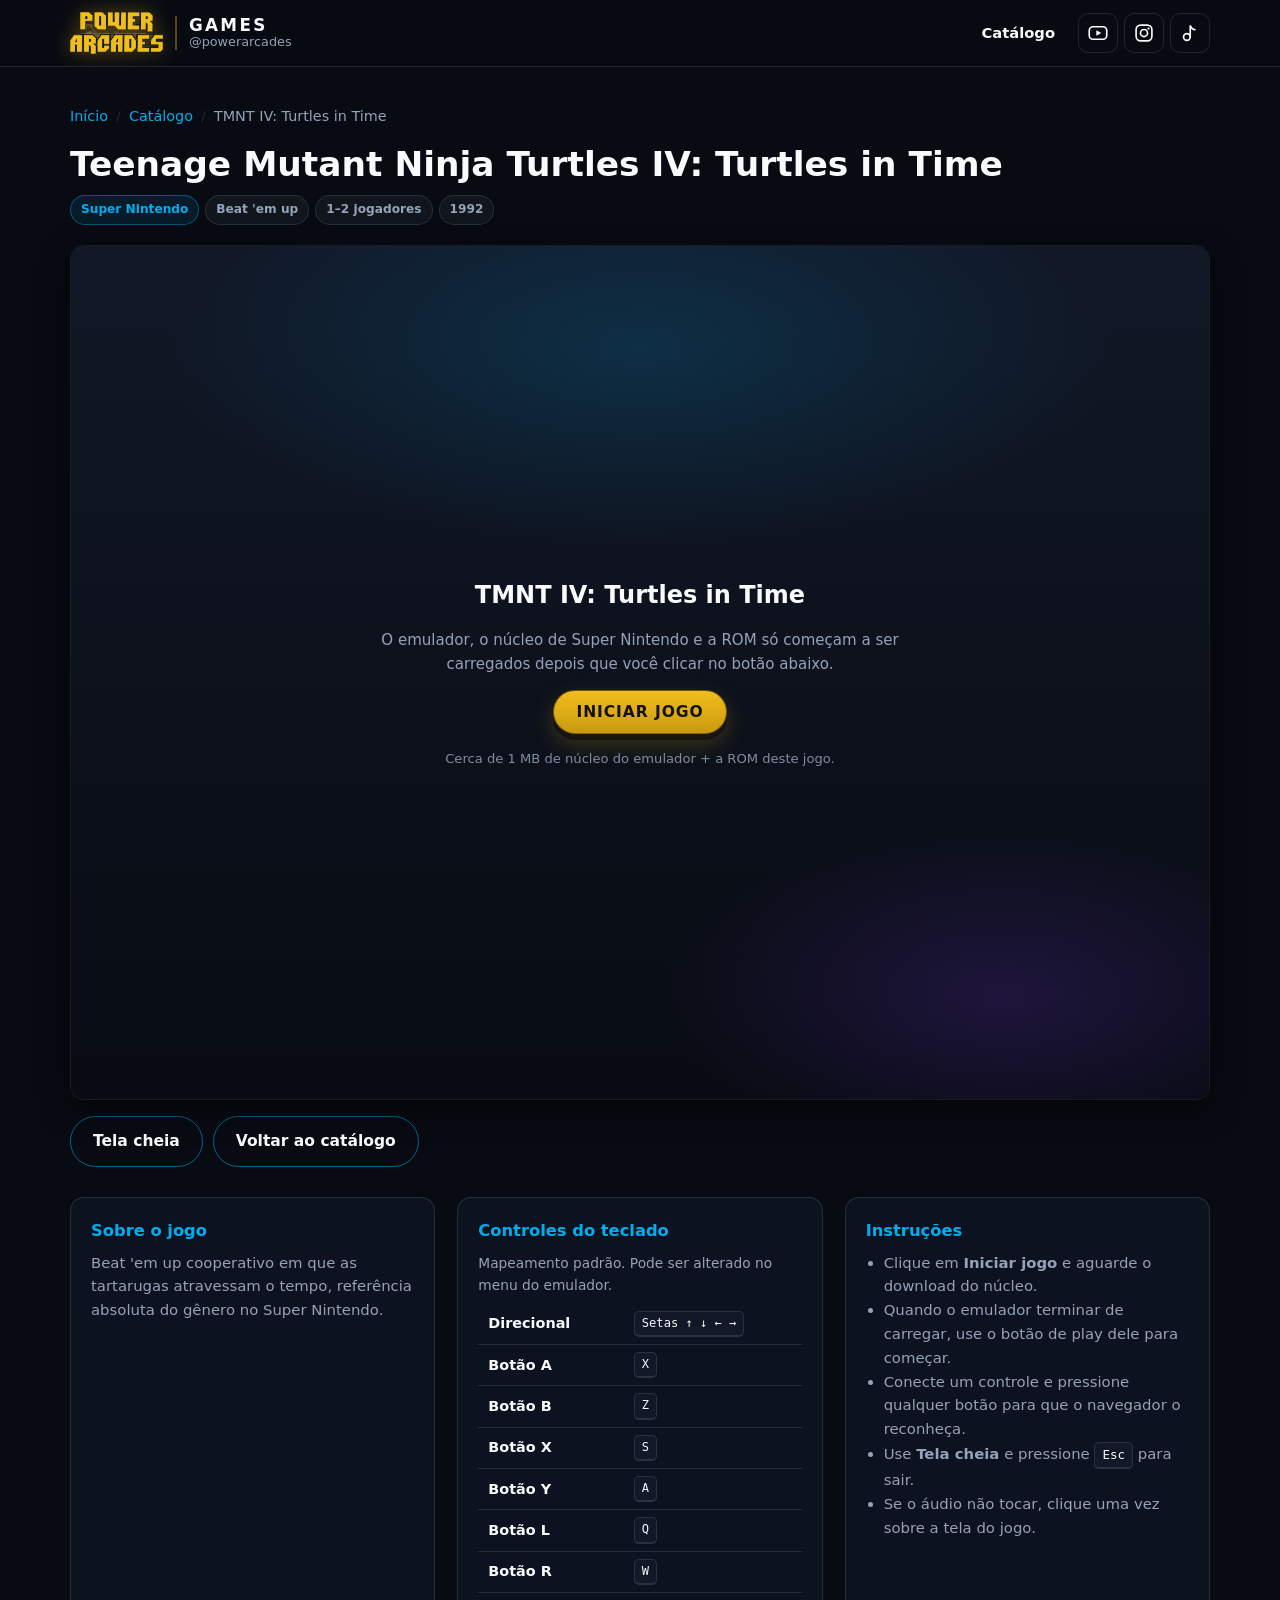
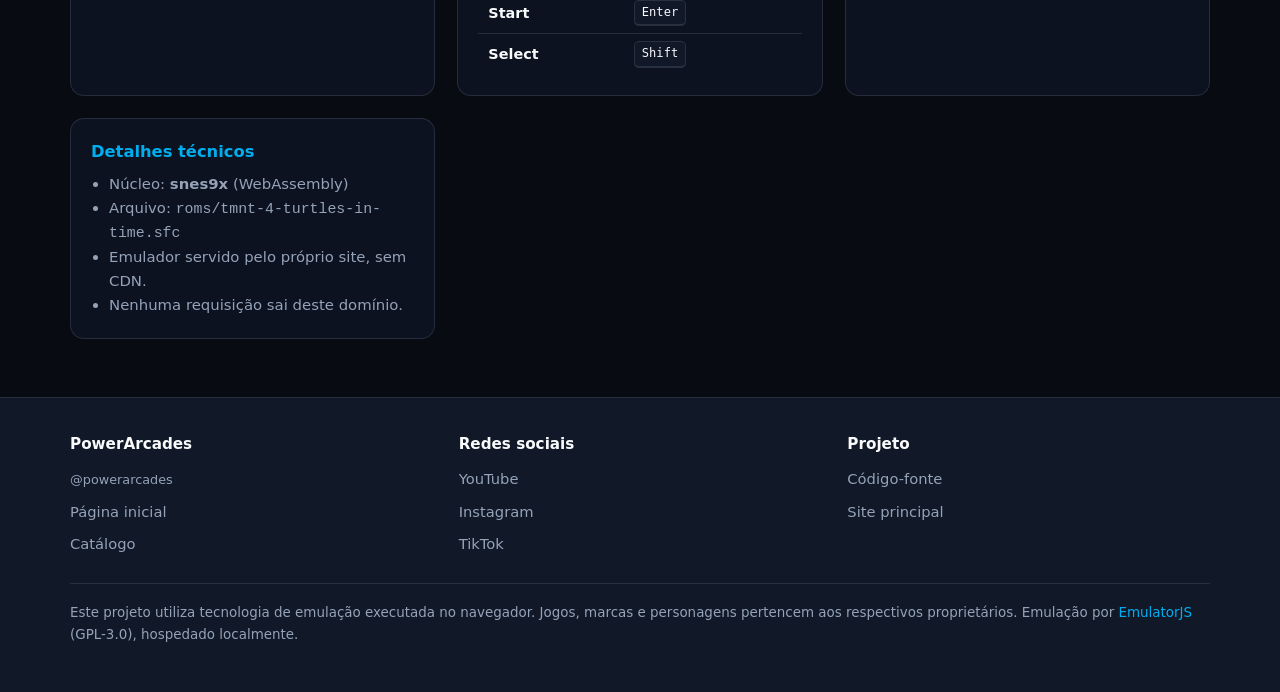
<file: games/tmnt-4-turtles-in-time/index.html>
<!DOCTYPE html>
<html lang="pt-BR">
<head>
<meta charset="utf-8">
<meta name="viewport" content="width=device-width, initial-scale=1">

<!-- EmulatorJS local: WebAssembly + scripts de Blob URL. Sem 'unsafe-eval'. -->
<meta http-equiv="Content-Security-Policy" content="default-src 'self'; script-src 'self' blob: 'wasm-unsafe-eval' 'unsafe-eval'; style-src 'self' 'unsafe-inline'; img-src 'self' data: blob:; font-src 'self'; media-src 'self' blob: data:; connect-src 'self' blob:; worker-src 'self' blob:; child-src 'self' blob:; object-src 'none'; frame-src 'none'; base-uri 'self'; form-action 'self'; manifest-src 'self'; upgrade-insecure-requests">
<meta name="referrer" content="no-referrer">

<title>Teenage Mutant Ninja Turtles IV: Turtles in Time — PowerArcades Games</title>
<meta name="description" content="Jogue Teenage Mutant Ninja Turtles IV: Turtles in Time, clássico beat &#x27;em up do Super Nintendo, direto no navegador pelo PowerArcades Games.">
<meta name="author" content="PowerArcades">
<meta name="theme-color" content="#080B12">
<link rel="canonical" href="https://arcade.dozeroaobasico.com.br/games/tmnt-4-turtles-in-time/">

<link rel="icon" type="image/png" href="../../assets/images/favicon.png">
<link rel="apple-touch-icon" href="../../assets/images/favicon.png">

<meta property="og:type" content="article">
<meta property="og:site_name" content="PowerArcades Games">
<meta property="og:locale" content="pt_BR">
<meta property="og:title" content="Teenage Mutant Ninja Turtles IV: Turtles in Time — PowerArcades Games">
<meta property="og:description" content="Jogue Teenage Mutant Ninja Turtles IV: Turtles in Time, clássico beat &#x27;em up do Super Nintendo, direto no navegador pelo PowerArcades Games.">
<meta property="og:url" content="https://arcade.dozeroaobasico.com.br/games/tmnt-4-turtles-in-time/">
<meta property="og:image" content="https://arcade.dozeroaobasico.com.br/assets/images/games/tmnt-4-turtles-in-time.webp">
<meta property="og:image:width" content="640">
<meta property="og:image:height" content="480">
<meta property="og:image:alt" content="Arte de capa de Teenage Mutant Ninja Turtles IV: Turtles in Time">
<meta name="twitter:card" content="summary_large_image">
<meta name="twitter:title" content="Teenage Mutant Ninja Turtles IV: Turtles in Time — PowerArcades Games">
<meta name="twitter:description" content="Jogue Teenage Mutant Ninja Turtles IV: Turtles in Time, clássico beat &#x27;em up do Super Nintendo, direto no navegador pelo PowerArcades Games.">
<meta name="twitter:image" content="https://arcade.dozeroaobasico.com.br/assets/images/games/tmnt-4-turtles-in-time.webp">

<meta name="game:platform" content="Super Nintendo">
<meta name="game:genre" content="Beat &#x27;em up">
<meta name="game:players" content="1–2 jogadores">
<meta name="game:year" content="1992">

<link rel="stylesheet" href="../../assets/css/main.css">
<link rel="stylesheet" href="../../assets/css/game.css">
</head>

<body>
<a class="skip-link" href="#conteudo">Pular para o conteúdo</a>

<header class="site-header">
  <div class="wrap header-inner">
    <a class="brand" href="../../" aria-label="PowerArcades Games — página inicial">
      <img class="brand-logo" src="../../assets/images/logo-powerarcades.webp" alt="PowerArcades" width="575" height="260">
      <span class="brand-text">
        <span class="brand-name">GAMES</span>
        <span class="brand-handle">@powerarcades</span>
      </span>
    </a>

    <nav class="header-nav" aria-label="Navegação principal">
      <a class="nav-link" href="../../#catalogo">Catálogo</a>
      <span class="social-row">
        <a class="social-link" href="https://www.youtube.com/@powerarcades" target="_blank" rel="noopener noreferrer external" aria-label="YouTube @powerarcades (abre em nova aba)">
          <img src="../../assets/icons/youtube.svg" alt="" width="24" height="24" aria-hidden="true">
        </a>
        <a class="social-link" href="https://www.instagram.com/powerarcades" target="_blank" rel="noopener noreferrer external" aria-label="Instagram @powerarcades (abre em nova aba)">
          <img src="../../assets/icons/instagram.svg" alt="" width="24" height="24" aria-hidden="true">
        </a>
        <a class="social-link" href="https://www.tiktok.com/@powerarcades" target="_blank" rel="noopener noreferrer external" aria-label="TikTok @powerarcades (abre em nova aba)">
          <img src="../../assets/icons/tiktok.svg" alt="" width="24" height="24" aria-hidden="true">
        </a>
      </span>
    </nav>
  </div>
</header>

<main id="conteudo" class="wrap game-page">

  <nav class="breadcrumb" aria-label="Trilha de navegação">
    <ol>
      <li><a href="../../">Início</a></li>
      <li><a href="../../#catalogo">Catálogo</a></li>
      <li aria-current="page">TMNT IV: Turtles in Time</li>
    </ol>
  </nav>

  <div class="game-head">
    <div>
      <h1>Teenage Mutant Ninja Turtles IV: Turtles in Time</h1>
      <ul class="game-meta">
        <li class="tag tag-platform">Super Nintendo</li>
        <li class="tag">Beat &#x27;em up</li>
        <li class="tag">1–2 jogadores</li>
        <li class="tag">1992</li>
      </ul>
    </div>
  </div>

  <!-- Caminho da ROM FIXO no HTML. Nunca vem de parâmetro de URL. -->
  <div class="stage"
       id="stage"
       data-core="snes"
       data-title="Teenage Mutant Ninja Turtles IV: Turtles in Time"
       data-rom="../../roms/tmnt-4-turtles-in-time.sfc">

    <div id="game"></div>

    <div class="stage-overlay" id="stage-overlay">
      <div class="stage-overlay-inner" id="stage-overlay-inner">
        <h2>TMNT IV: Turtles in Time</h2>
        <p>
          O emulador, o núcleo de Super Nintendo e a ROM só começam a ser
          carregados depois que você clicar no botão abaixo.
        </p>
        <button type="button" class="btn btn-primary" id="start-button">
          Iniciar jogo
        </button>
        <p class="stage-note">
          Cerca de 1&nbsp;MB de núcleo do emulador + a ROM deste jogo.
        </p>
      </div>
    </div>
  </div>

  <div class="game-toolbar">
    <button type="button" class="btn btn-ghost" id="fullscreen-button">
      Tela cheia
    </button>
    <a class="btn btn-ghost" href="../../#catalogo">Voltar ao catálogo</a>
  </div>

  <div class="game-columns">

    <article class="info-card">
      <h3>Sobre o jogo</h3>
      <p>Beat &#x27;em up cooperativo em que as tartarugas atravessam o tempo, referência absoluta do gênero no Super Nintendo.</p>
    </article>

    <article class="info-card">
      <h3>Controles do teclado</h3>
      <table class="controls-table">
        <caption>Mapeamento padrão. Pode ser alterado no menu do emulador.</caption>
        <tbody>
          <tr><th scope="row">Direcional</th><td><kbd>Setas ↑ ↓ ← →</kbd></td></tr>
          <tr><th scope="row">Botão A</th><td><kbd>X</kbd></td></tr>
          <tr><th scope="row">Botão B</th><td><kbd>Z</kbd></td></tr>
          <tr><th scope="row">Botão X</th><td><kbd>S</kbd></td></tr>
          <tr><th scope="row">Botão Y</th><td><kbd>A</kbd></td></tr>
          <tr><th scope="row">Botão L</th><td><kbd>Q</kbd></td></tr>
          <tr><th scope="row">Botão R</th><td><kbd>W</kbd></td></tr>
          <tr><th scope="row">Start</th><td><kbd>Enter</kbd></td></tr>
          <tr><th scope="row">Select</th><td><kbd>Shift</kbd></td></tr>
        </tbody>
      </table>
    </article>

    <article class="info-card">
      <h3>Instruções</h3>
      <ul>
        <li>Clique em <strong>Iniciar jogo</strong> e aguarde o download do núcleo.</li>
        <li>Quando o emulador terminar de carregar, use o botão de play dele para começar.</li>
        <li>Conecte um controle e pressione qualquer botão para que o navegador o reconheça.</li>
        <li>Use <strong>Tela cheia</strong> e pressione <kbd>Esc</kbd> para sair.</li>
        <li>Se o áudio não tocar, clique uma vez sobre a tela do jogo.</li>
      </ul>
    </article>

    <article class="info-card">
      <h3>Detalhes técnicos</h3>
      <ul>
        <li>Núcleo: <strong>snes9x</strong> (WebAssembly)</li>
        <li>Arquivo: <code id="rom-path">roms/tmnt-4-turtles-in-time.sfc</code></li>
        <li>Emulador servido pelo próprio site, sem CDN.</li>
        <li>Nenhuma requisição sai deste domínio.</li>
      </ul>
    </article>

  </div>

</main>

<footer class="site-footer">
  <div class="wrap">
    <div class="footer-grid">
      <div>
        <h3>PowerArcades</h3>
        <ul class="footer-links">
          <li><span class="brand-handle">@powerarcades</span></li>
          <li><a href="../../">Página inicial</a></li>
          <li><a href="../../#catalogo">Catálogo</a></li>
        </ul>
      </div>
      <div>
        <h3>Redes sociais</h3>
        <ul class="footer-links">
          <li><a href="https://www.youtube.com/@powerarcades" target="_blank" rel="noopener noreferrer external">YouTube</a></li>
          <li><a href="https://www.instagram.com/powerarcades" target="_blank" rel="noopener noreferrer external">Instagram</a></li>
          <li><a href="https://www.tiktok.com/@powerarcades" target="_blank" rel="noopener noreferrer external">TikTok</a></li>
        </ul>
      </div>
      <div>
        <h3>Projeto</h3>
        <ul class="footer-links">
          <li><a href="https://github.com/BrotherOfJhonny/powerarcades-games" target="_blank" rel="noopener noreferrer external">Código-fonte</a></li>
          <li><a href="https://dozeroaobasico.com.br/" target="_blank" rel="noopener noreferrer external">Site principal</a></li>
        </ul>
      </div>
    </div>

    <p class="disclaimer">
      Este projeto utiliza tecnologia de emulação executada no navegador.
      Jogos, marcas e personagens pertencem aos respectivos proprietários.
      Emulação por <a href="https://github.com/EmulatorJS/EmulatorJS" target="_blank" rel="noopener noreferrer external">EmulatorJS</a> (GPL-3.0), hospedado localmente.
    </p>
  </div>
</footer>

<script src="../../assets/js/frame-guard.js"></script>
<script src="../../assets/js/game-loader.js"></script>
</body>
</html>
</file>
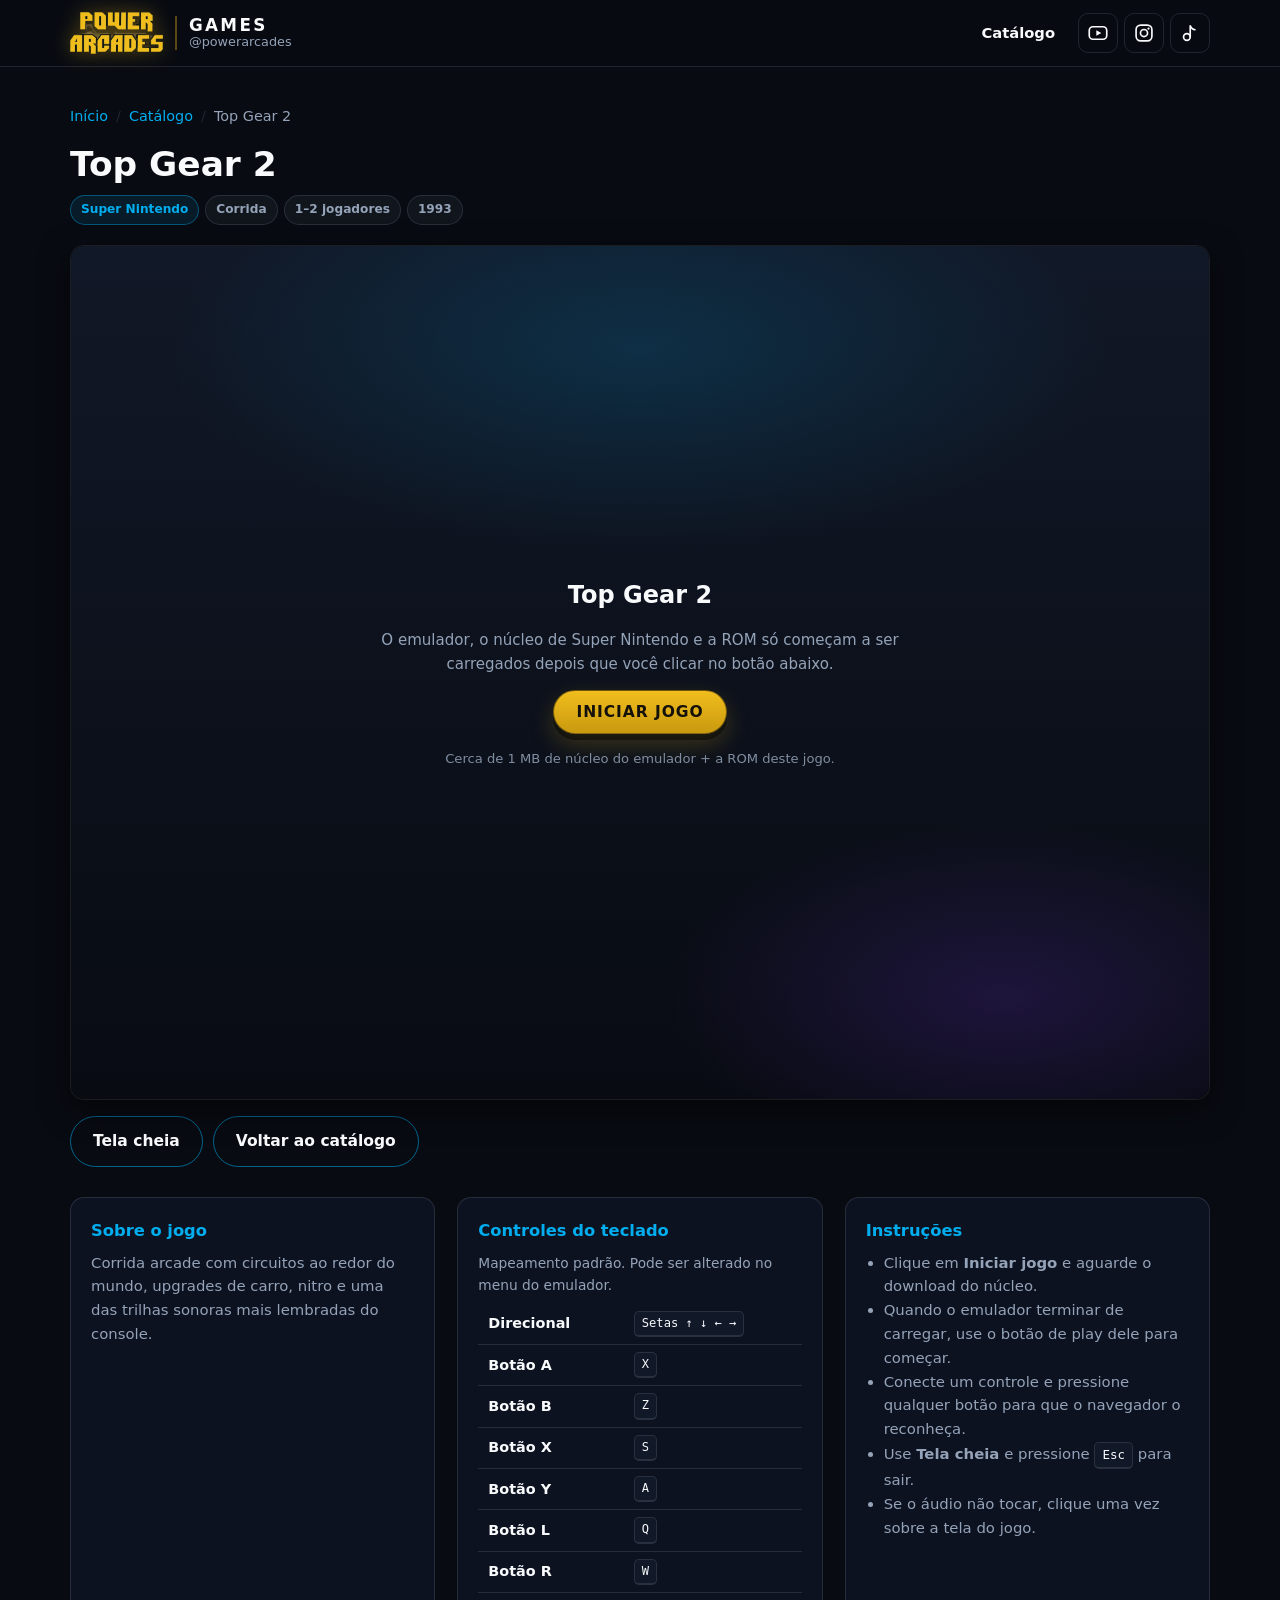
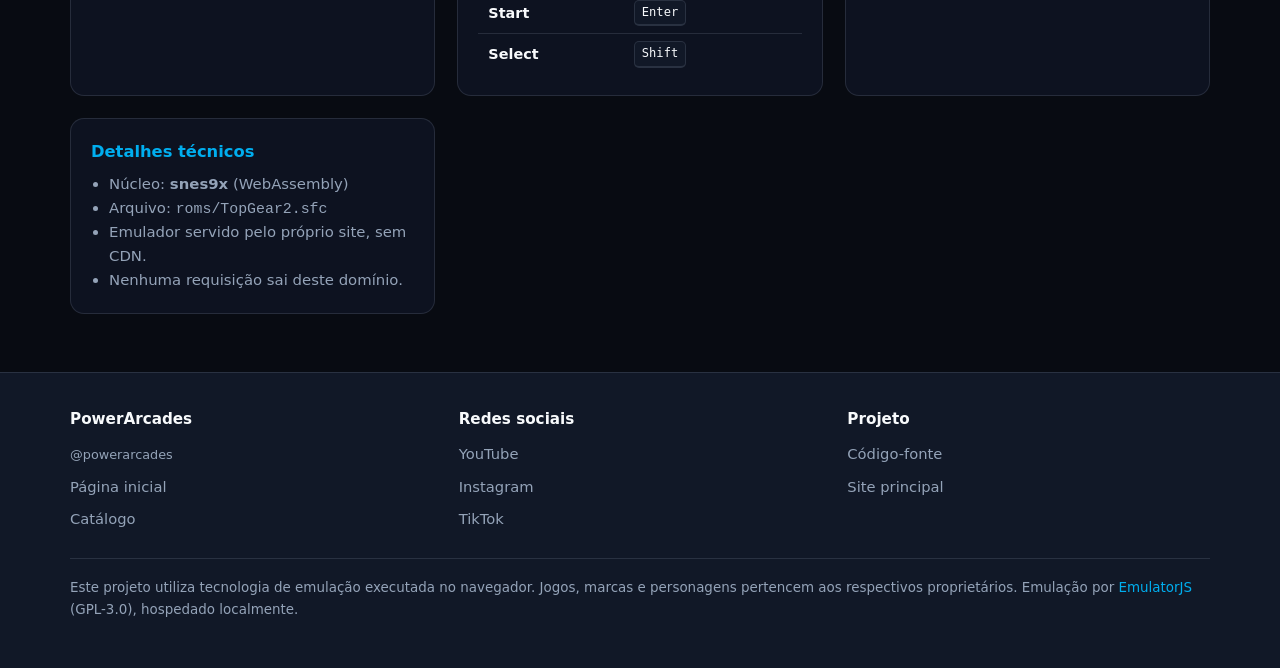
<file: games/top-gear-2/index.html>
<!DOCTYPE html>
<html lang="pt-BR">
<head>
<meta charset="utf-8">
<meta name="viewport" content="width=device-width, initial-scale=1">

<!-- EmulatorJS local: WebAssembly + scripts de Blob URL. Sem 'unsafe-eval'. -->
<meta http-equiv="Content-Security-Policy" content="default-src 'self'; script-src 'self' blob: 'wasm-unsafe-eval' 'unsafe-eval'; style-src 'self' 'unsafe-inline'; img-src 'self' data: blob:; font-src 'self'; media-src 'self' blob: data:; connect-src 'self' blob:; worker-src 'self' blob:; child-src 'self' blob:; object-src 'none'; frame-src 'none'; base-uri 'self'; form-action 'self'; manifest-src 'self'; upgrade-insecure-requests">
<meta name="referrer" content="no-referrer">

<title>Top Gear 2 — PowerArcades Games</title>
<meta name="description" content="Jogue Top Gear 2, clássico de corrida do Super Nintendo, direto no navegador pelo PowerArcades Games.">
<meta name="author" content="PowerArcades">
<meta name="theme-color" content="#080B12">
<link rel="canonical" href="https://arcade.dozeroaobasico.com.br/games/top-gear-2/">

<link rel="icon" type="image/png" href="../../assets/images/favicon.png">
<link rel="apple-touch-icon" href="../../assets/images/favicon.png">

<meta property="og:type" content="article">
<meta property="og:site_name" content="PowerArcades Games">
<meta property="og:locale" content="pt_BR">
<meta property="og:title" content="Top Gear 2 — PowerArcades Games">
<meta property="og:description" content="Jogue Top Gear 2, clássico de corrida do Super Nintendo, direto no navegador pelo PowerArcades Games.">
<meta property="og:url" content="https://arcade.dozeroaobasico.com.br/games/top-gear-2/">
<meta property="og:image" content="https://arcade.dozeroaobasico.com.br/assets/images/games/top-gear-2.webp">
<meta property="og:image:width" content="640">
<meta property="og:image:height" content="480">
<meta property="og:image:alt" content="Arte de capa de Top Gear 2">
<meta name="twitter:card" content="summary_large_image">
<meta name="twitter:title" content="Top Gear 2 — PowerArcades Games">
<meta name="twitter:description" content="Jogue Top Gear 2, clássico de corrida do Super Nintendo, direto no navegador pelo PowerArcades Games.">
<meta name="twitter:image" content="https://arcade.dozeroaobasico.com.br/assets/images/games/top-gear-2.webp">

<meta name="game:platform" content="Super Nintendo">
<meta name="game:genre" content="Corrida">
<meta name="game:players" content="1–2 jogadores">
<meta name="game:year" content="1993">

<link rel="stylesheet" href="../../assets/css/main.css">
<link rel="stylesheet" href="../../assets/css/game.css">
</head>

<body>
<a class="skip-link" href="#conteudo">Pular para o conteúdo</a>

<header class="site-header">
  <div class="wrap header-inner">
    <a class="brand" href="../../" aria-label="PowerArcades Games — página inicial">
      <img class="brand-logo" src="../../assets/images/logo-powerarcades.webp" alt="PowerArcades" width="575" height="260">
      <span class="brand-text">
        <span class="brand-name">GAMES</span>
        <span class="brand-handle">@powerarcades</span>
      </span>
    </a>

    <nav class="header-nav" aria-label="Navegação principal">
      <a class="nav-link" href="../../#catalogo">Catálogo</a>
      <span class="social-row">
        <a class="social-link" href="https://www.youtube.com/@powerarcades" target="_blank" rel="noopener noreferrer external" aria-label="YouTube @powerarcades (abre em nova aba)">
          <img src="../../assets/icons/youtube.svg" alt="" width="24" height="24" aria-hidden="true">
        </a>
        <a class="social-link" href="https://www.instagram.com/powerarcades" target="_blank" rel="noopener noreferrer external" aria-label="Instagram @powerarcades (abre em nova aba)">
          <img src="../../assets/icons/instagram.svg" alt="" width="24" height="24" aria-hidden="true">
        </a>
        <a class="social-link" href="https://www.tiktok.com/@powerarcades" target="_blank" rel="noopener noreferrer external" aria-label="TikTok @powerarcades (abre em nova aba)">
          <img src="../../assets/icons/tiktok.svg" alt="" width="24" height="24" aria-hidden="true">
        </a>
      </span>
    </nav>
  </div>
</header>

<main id="conteudo" class="wrap game-page">

  <nav class="breadcrumb" aria-label="Trilha de navegação">
    <ol>
      <li><a href="../../">Início</a></li>
      <li><a href="../../#catalogo">Catálogo</a></li>
      <li aria-current="page">Top Gear 2</li>
    </ol>
  </nav>

  <div class="game-head">
    <div>
      <h1>Top Gear 2</h1>
      <ul class="game-meta">
        <li class="tag tag-platform">Super Nintendo</li>
        <li class="tag">Corrida</li>
        <li class="tag">1–2 jogadores</li>
        <li class="tag">1993</li>
      </ul>
    </div>
  </div>

  <!-- Caminho da ROM FIXO no HTML. Nunca vem de parâmetro de URL. -->
  <div class="stage"
       id="stage"
       data-core="snes"
       data-title="Top Gear 2"
       data-rom="../../roms/TopGear2.sfc">

    <div id="game"></div>

    <div class="stage-overlay" id="stage-overlay">
      <div class="stage-overlay-inner" id="stage-overlay-inner">
        <h2>Top Gear 2</h2>
        <p>
          O emulador, o núcleo de Super Nintendo e a ROM só começam a ser
          carregados depois que você clicar no botão abaixo.
        </p>
        <button type="button" class="btn btn-primary" id="start-button">
          Iniciar jogo
        </button>
        <p class="stage-note">
          Cerca de 1&nbsp;MB de núcleo do emulador + a ROM deste jogo.
        </p>
      </div>
    </div>
  </div>

  <div class="game-toolbar">
    <button type="button" class="btn btn-ghost" id="fullscreen-button">
      Tela cheia
    </button>
    <a class="btn btn-ghost" href="../../#catalogo">Voltar ao catálogo</a>
  </div>

  <div class="game-columns">

    <article class="info-card">
      <h3>Sobre o jogo</h3>
      <p>Corrida arcade com circuitos ao redor do mundo, upgrades de carro, nitro e uma das trilhas sonoras mais lembradas do console.</p>
    </article>

    <article class="info-card">
      <h3>Controles do teclado</h3>
      <table class="controls-table">
        <caption>Mapeamento padrão. Pode ser alterado no menu do emulador.</caption>
        <tbody>
          <tr><th scope="row">Direcional</th><td><kbd>Setas ↑ ↓ ← →</kbd></td></tr>
          <tr><th scope="row">Botão A</th><td><kbd>X</kbd></td></tr>
          <tr><th scope="row">Botão B</th><td><kbd>Z</kbd></td></tr>
          <tr><th scope="row">Botão X</th><td><kbd>S</kbd></td></tr>
          <tr><th scope="row">Botão Y</th><td><kbd>A</kbd></td></tr>
          <tr><th scope="row">Botão L</th><td><kbd>Q</kbd></td></tr>
          <tr><th scope="row">Botão R</th><td><kbd>W</kbd></td></tr>
          <tr><th scope="row">Start</th><td><kbd>Enter</kbd></td></tr>
          <tr><th scope="row">Select</th><td><kbd>Shift</kbd></td></tr>
        </tbody>
      </table>
    </article>

    <article class="info-card">
      <h3>Instruções</h3>
      <ul>
        <li>Clique em <strong>Iniciar jogo</strong> e aguarde o download do núcleo.</li>
        <li>Quando o emulador terminar de carregar, use o botão de play dele para começar.</li>
        <li>Conecte um controle e pressione qualquer botão para que o navegador o reconheça.</li>
        <li>Use <strong>Tela cheia</strong> e pressione <kbd>Esc</kbd> para sair.</li>
        <li>Se o áudio não tocar, clique uma vez sobre a tela do jogo.</li>
      </ul>
    </article>

    <article class="info-card">
      <h3>Detalhes técnicos</h3>
      <ul>
        <li>Núcleo: <strong>snes9x</strong> (WebAssembly)</li>
        <li>Arquivo: <code id="rom-path">roms/TopGear2.sfc</code></li>
        <li>Emulador servido pelo próprio site, sem CDN.</li>
        <li>Nenhuma requisição sai deste domínio.</li>
      </ul>
    </article>

  </div>

</main>

<footer class="site-footer">
  <div class="wrap">
    <div class="footer-grid">
      <div>
        <h3>PowerArcades</h3>
        <ul class="footer-links">
          <li><span class="brand-handle">@powerarcades</span></li>
          <li><a href="../../">Página inicial</a></li>
          <li><a href="../../#catalogo">Catálogo</a></li>
        </ul>
      </div>
      <div>
        <h3>Redes sociais</h3>
        <ul class="footer-links">
          <li><a href="https://www.youtube.com/@powerarcades" target="_blank" rel="noopener noreferrer external">YouTube</a></li>
          <li><a href="https://www.instagram.com/powerarcades" target="_blank" rel="noopener noreferrer external">Instagram</a></li>
          <li><a href="https://www.tiktok.com/@powerarcades" target="_blank" rel="noopener noreferrer external">TikTok</a></li>
        </ul>
      </div>
      <div>
        <h3>Projeto</h3>
        <ul class="footer-links">
          <li><a href="https://github.com/BrotherOfJhonny/powerarcades-games" target="_blank" rel="noopener noreferrer external">Código-fonte</a></li>
          <li><a href="https://dozeroaobasico.com.br/" target="_blank" rel="noopener noreferrer external">Site principal</a></li>
        </ul>
      </div>
    </div>

    <p class="disclaimer">
      Este projeto utiliza tecnologia de emulação executada no navegador.
      Jogos, marcas e personagens pertencem aos respectivos proprietários.
      Emulação por <a href="https://github.com/EmulatorJS/EmulatorJS" target="_blank" rel="noopener noreferrer external">EmulatorJS</a> (GPL-3.0), hospedado localmente.
    </p>
  </div>
</footer>

<script src="../../assets/js/frame-guard.js"></script>
<script src="../../assets/js/game-loader.js"></script>
</body>
</html>
</file>
<file: assets/css/main.css>
/* ==========================================================================
   PowerArcades Games — estilos do catálogo
   Fontes do sistema apenas. Nenhum recurso externo.
   ========================================================================== */

:root {
  --bg: #080b12;
  --bg-soft: #111827;
  --bg-card: #0d1220;
  --neon: #00aeef;
  --purple: #7c3aed;
  --orange: #ff6b00;
  --white: #f8fafc;
  --grey: #94a3b8;

  /* Dourado do logotipo oficial PowerArcades. */
  --gold: #f1be1d;
  --gold-deep: #c9990f;

  /* Materiais do gabinete de fliperama. */
  --cab-body: #151b2b;
  --cab-edge: #0a0e18;
  --cab-panel: #1c2438;

  --border: rgba(148, 163, 184, 0.18);
  --border-strong: rgba(0, 174, 239, 0.55);
  --radius: 14px;
  --maxw: 1180px;

  --font-ui: system-ui, -apple-system, "Segoe UI", Roboto, "Helvetica Neue",
    "Noto Sans", "DejaVu Sans", Arial, sans-serif;

  --shadow: 0 10px 30px rgba(0, 0, 0, 0.55);
  --speed: 180ms;
}

*,
*::before,
*::after {
  box-sizing: border-box;
}

html {
  scroll-behavior: smooth;
}

body {
  margin: 0;
  background: var(--bg);
  color: var(--white);
  font-family: var(--font-ui);
  font-size: 16px;
  line-height: 1.6;
  -webkit-text-size-adjust: 100%;
}

img {
  max-width: 100%;
  display: block;
}

a {
  color: var(--neon);
  text-decoration: none;
}

a:hover {
  text-decoration: underline;
}

/* Foco sempre visível — requisito de acessibilidade. */
:focus-visible {
  outline: 3px solid var(--orange);
  outline-offset: 3px;
  border-radius: 6px;
}

.wrap {
  width: 100%;
  max-width: var(--maxw);
  margin-inline: auto;
  padding-inline: 20px;
}

/* Link de pular para o conteúdo (leitores de tela / teclado) */
.skip-link {
  position: absolute;
  left: -9999px;
  top: 0;
  z-index: 100;
  background: var(--orange);
  color: #000;
  padding: 12px 18px;
  font-weight: 700;
  border-radius: 0 0 8px 0;
}

.skip-link:focus {
  left: 0;
}

/* ------------------------------------------------------------------ header */

.site-header {
  position: sticky;
  top: 0;
  z-index: 40;
  background: rgba(8, 11, 18, 0.9);
  backdrop-filter: blur(10px);
  border-bottom: 1px solid var(--border);
}

.header-inner {
  display: flex;
  align-items: center;
  justify-content: space-between;
  gap: 18px;
  padding-block: 12px;
  flex-wrap: wrap;
}

.brand {
  display: flex;
  align-items: center;
  gap: 12px;
  text-decoration: none;
  color: inherit;
}

.brand:hover {
  text-decoration: none;
}

.brand-logo {
  height: 42px;
  width: auto;
  filter: drop-shadow(0 0 10px rgba(241, 190, 29, 0.35));
}

.brand-text {
  display: flex;
  flex-direction: column;
  line-height: 1.15;
  padding-left: 12px;
  border-left: 2px solid rgba(241, 190, 29, 0.35);
}

.brand-name {
  font-weight: 800;
  font-size: 1.05rem;
  letter-spacing: 0.14em;
  color: var(--white);
}

.brand-handle {
  font-size: 0.8rem;
  color: var(--grey);
}

.header-nav {
  display: flex;
  align-items: center;
  gap: 8px;
  flex-wrap: wrap;
}

.nav-link {
  color: var(--white);
  padding: 8px 14px;
  border-radius: 999px;
  font-size: 0.92rem;
  font-weight: 600;
  border: 1px solid transparent;
  transition: background var(--speed), border-color var(--speed);
}

.nav-link:hover {
  background: rgba(0, 174, 239, 0.12);
  border-color: var(--border-strong);
  text-decoration: none;
}

.social-row {
  display: flex;
  align-items: center;
  gap: 6px;
}

.social-link {
  display: grid;
  place-items: center;
  width: 40px;
  height: 40px;
  border-radius: 10px;
  border: 1px solid var(--border);
  transition: border-color var(--speed), background var(--speed),
    transform var(--speed);
}

.social-link:hover {
  border-color: var(--border-strong);
  background: rgba(0, 174, 239, 0.1);
  transform: translateY(-2px);
}

.social-link img {
  width: 20px;
  height: 20px;
}

/* -------------------------------------------------------------------- hero */

.hero {
  position: relative;
  overflow: hidden;
  border-bottom: 1px solid var(--border);
  background:
    radial-gradient(1100px 380px at 50% -8%, rgba(0, 174, 239, 0.2), transparent 65%),
    radial-gradient(700px 320px at 88% 8%, rgba(124, 58, 237, 0.22), transparent 62%),
    linear-gradient(180deg, var(--bg-soft), var(--bg));
}

.hero-inner {
  padding-block: clamp(46px, 8vw, 86px);
  text-align: center;
}

.hero h1 {
  margin: 0 0 14px;
  font-size: clamp(1.75rem, 4.4vw, 3rem);
  line-height: 1.15;
  font-weight: 800;
  letter-spacing: -0.015em;
}

.hero h1 .accent {
  background: linear-gradient(92deg, var(--gold), var(--neon) 60%, var(--purple));
  -webkit-background-clip: text;
  background-clip: text;
  color: transparent;
}

/* Logotipo oficial em destaque no hero. */
.hero-logo {
  width: min(430px, 78vw);
  height: auto;
  margin: 0 auto 6px;
  filter: drop-shadow(0 0 26px rgba(241, 190, 29, 0.32));
}

.hero-wordmark {
  display: block;
  font-size: clamp(1.1rem, 3.4vw, 1.7rem);
  font-weight: 800;
  letter-spacing: 0.42em;
  text-indent: 0.42em;
  color: var(--white);
  margin-bottom: 22px;
}

.hero p {
  margin: 0 auto;
  max-width: 640px;
  color: var(--grey);
  font-size: clamp(1rem, 2.1vw, 1.18rem);
}

.hero-actions {
  margin-top: 26px;
  display: flex;
  gap: 12px;
  justify-content: center;
  flex-wrap: wrap;
}

/* ------------------------------------------------------------------ botões */

.btn {
  display: inline-flex;
  align-items: center;
  justify-content: center;
  gap: 9px;
  padding: 12px 22px;
  border-radius: 999px;
  font-weight: 700;
  font-size: 0.97rem;
  font-family: inherit;
  border: 1px solid transparent;
  cursor: pointer;
  text-decoration: none;
  transition: transform var(--speed), box-shadow var(--speed),
    background var(--speed), border-color var(--speed);
}

.btn:hover {
  text-decoration: none;
  transform: translateY(-2px);
}

.btn-primary {
  background: linear-gradient(180deg, var(--gold), var(--gold-deep));
  color: #14100a;
  letter-spacing: 0.06em;
  text-transform: uppercase;
  border-color: rgba(0, 0, 0, 0.45);
  box-shadow: 0 6px 0 rgba(0, 0, 0, 0.45), 0 10px 24px rgba(241, 190, 29, 0.22);
}

.btn-primary:hover {
  box-shadow: 0 4px 0 rgba(0, 0, 0, 0.45), 0 14px 30px rgba(241, 190, 29, 0.36);
}

.btn-primary:active {
  transform: translateY(3px);
  box-shadow: 0 2px 0 rgba(0, 0, 0, 0.45);
}

.btn-ghost {
  background: transparent;
  color: var(--white);
  border-color: var(--border-strong);
}

.btn-ghost:hover {
  background: rgba(0, 174, 239, 0.1);
}

/* ----------------------------------------------------------------- seções */

.section {
  padding-block: clamp(38px, 6vw, 66px);
}

.section-head {
  display: flex;
  align-items: baseline;
  justify-content: space-between;
  gap: 16px;
  flex-wrap: wrap;
  margin-bottom: 26px;
}

.section-head h2 {
  margin: 0;
  font-size: clamp(1.35rem, 3vw, 1.9rem);
  font-weight: 800;
}

.section-head p {
  margin: 0;
  color: var(--grey);
  font-size: 0.95rem;
}

/* ------------------------------------------------------------------ cards */

.catalog-grid {
  display: grid;
  gap: 34px 28px;
  grid-template-columns: repeat(auto-fill, minmax(280px, 1fr));
  list-style: none;
  margin: 0;
  padding: 0;
  /* Profundidade para a leve inclinação 3D dos gabinetes. */
  perspective: 1400px;
}

/* ==========================================================================
   Gabinete de fliperama
   Desenhado inteiramente em CSS. A "tela" do gabinete mostra a arte do
   jogo, para o visitante escolher a máquina que quer jogar.
   ========================================================================== */

/* Cada item da grade estica para a altura da linha, para que os
   gabinetes fiquem alinhados independentemente do tamanho do título. */
.catalog-grid > li {
  display: flex;
}

.cabinet {
  --accent: var(--neon);
  position: relative;
  width: 100%;
  display: flex;
  flex-direction: column;
  border-radius: 18px 18px 8px 8px;
  background:
    linear-gradient(180deg, var(--cab-body), var(--cab-edge) 88%);
  border: 1px solid rgba(148, 163, 184, 0.22);
  box-shadow:
    inset 0 1px 0 rgba(255, 255, 255, 0.06),
    var(--shadow);
  overflow: hidden;
  transition: transform var(--speed), box-shadow var(--speed),
    border-color var(--speed);
}

/* Laterais do gabinete: faixa da cor do jogo + volume da madeira. */
.cabinet::before,
.cabinet::after {
  content: "";
  position: absolute;
  top: 0;
  bottom: 0;
  width: 14px;
  pointer-events: none;
  z-index: 1;
}

.cabinet::before {
  left: 0;
  background:
    linear-gradient(180deg, var(--accent), transparent 78%),
    linear-gradient(90deg, rgba(0, 0, 0, 0.65), rgba(0, 0, 0, 0));
  opacity: 0.7;
}

.cabinet::after {
  right: 0;
  background:
    linear-gradient(180deg, var(--accent), transparent 78%),
    linear-gradient(270deg, rgba(255, 255, 255, 0.1), rgba(0, 0, 0, 0.55));
  opacity: 0.7;
}

/* Inclinação 3D: o gabinete "vira" levemente na direção do visitante. */
.cabinet:hover,
.cabinet:focus-within {
  transform: translateY(-8px) rotateX(3deg) rotateY(-4deg) scale(1.015);
  border-color: rgba(241, 190, 29, 0.5);
  box-shadow:
    inset 0 1px 0 rgba(255, 255, 255, 0.08),
    22px 30px 54px rgba(0, 0, 0, 0.68),
    0 0 34px rgba(241, 190, 29, 0.16);
}

/* ------------------------------------------------------------- marquise -- */

.cab-marquee {
  margin: 12px 14px 10px;
  padding: 10px 12px;
  border-radius: 8px;
  text-align: center;
  background: linear-gradient(180deg, var(--gold), var(--gold-deep));
  border: 2px solid rgba(0, 0, 0, 0.55);
  box-shadow:
    0 0 22px rgba(241, 190, 29, 0.35),
    inset 0 -3px 0 rgba(0, 0, 0, 0.25);
  /* Respiro de neon na marquise. */
  animation: pa-marquee 5.5s ease-in-out infinite;
}

@keyframes pa-marquee {
  0%, 100% { box-shadow: 0 0 18px rgba(241, 190, 29, 0.28),
                         inset 0 -3px 0 rgba(0, 0, 0, 0.25); }
  50%      { box-shadow: 0 0 30px rgba(241, 190, 29, 0.55),
                         inset 0 -3px 0 rgba(0, 0, 0, 0.25); }
}

.cab-marquee-title {
  display: flex;
  align-items: center;
  justify-content: center;
  /* Duas linhas sempre, para alinhar as marquises entre si. */
  min-height: 2.4em;
  margin: 0;
  font-size: 0.92rem;
  font-weight: 800;
  line-height: 1.2;
  letter-spacing: 0.02em;
  text-transform: uppercase;
  color: #14100a;
  overflow-wrap: break-word;
  hyphens: auto;
}

/* ----------------------------------------------------------------- tela -- */

.cab-screen {
  position: relative;
  margin: 0 14px;
  padding: 10px;
  border-radius: 10px;
  background: linear-gradient(180deg, #05070c, #000);
  border: 1px solid rgba(255, 255, 255, 0.08);
  box-shadow: inset 0 0 22px rgba(0, 0, 0, 0.9);
}

.cab-screen-inner {
  position: relative;
  aspect-ratio: 4 / 3;
  /* Cantos levemente arredondados = curvatura do tubo. */
  border-radius: 14px / 10px;
  overflow: hidden;
  background: #000;
  /* Vinheta interna: escurece as bordas como um CRT real. */
  box-shadow:
    inset 0 0 34px 8px rgba(0, 0, 0, 0.85),
    inset 0 0 90px 10px rgba(0, 0, 0, 0.5);
}

.cab-screen-inner img {
  width: 100%;
  height: 100%;
  object-fit: cover;
  /* O modo atração agora vem do próprio WebP animado. Aqui basta uma
     leve ampliação para o quadro encher a tela curva — sem deriva, que
     somada ao movimento do loop deixaria a imagem enjoativa. */
  transform: scale(1.03);
  transition: filter 300ms ease, transform 300ms ease;
}

.cabinet:hover .cab-screen-inner img,
.cabinet:focus-within .cab-screen-inner img {
  filter: saturate(1.25) brightness(1.15);
  transform: scale(1.07);
}

/* Faixa de brilho que varre a tela de cima a baixo (rolagem do CRT). */
.cab-screen-inner::before {
  content: "";
  position: absolute;
  left: 0;
  right: 0;
  height: 34%;
  z-index: 2;
  pointer-events: none;
  background: linear-gradient(180deg,
    rgba(255, 255, 255, 0) 0%,
    rgba(255, 255, 255, 0.055) 45%,
    rgba(255, 255, 255, 0.11) 55%,
    rgba(255, 255, 255, 0) 100%);
  animation: pa-sweep 7s linear infinite;
}

@keyframes pa-sweep {
  0%   { transform: translateY(-120%); }
  100% { transform: translateY(320%); }
}

/* Linhas de varredura + brilho do vidro, com cintilação sutil. */
.cab-screen-inner::after {
  content: "";
  position: absolute;
  inset: 0;
  z-index: 3;
  pointer-events: none;
  background:
    linear-gradient(115deg, rgba(255, 255, 255, 0.14) 0%,
                    rgba(255, 255, 255, 0) 42%),
    repeating-linear-gradient(180deg,
                    rgba(0, 0, 0, 0.34) 0 1px,
                    rgba(0, 0, 0, 0) 1px 3px);
  animation: pa-flicker 2.6s steps(2, end) infinite;
}

@keyframes pa-flicker {
  0%, 96%, 100% { opacity: 1; }
  97%           { opacity: 0.82; }
  98%           { opacity: 1; }
  99%           { opacity: 0.9; }
}

/* LED de energia do gabinete. */
.cab-screen::before {
  content: "";
  position: absolute;
  right: 16px;
  bottom: 16px;
  z-index: 4;
  width: 6px;
  height: 6px;
  border-radius: 50%;
  background: #34d399;
  box-shadow: 0 0 8px 2px rgba(52, 211, 153, 0.85);
  animation: pa-led 3.4s ease-in-out infinite;
}

@keyframes pa-led {
  0%, 100% { opacity: 0.55; }
  50%      { opacity: 1; }
}

/* Brilho colorido escapando da tela. */
.cab-screen::after {
  content: "";
  position: absolute;
  inset: 6px;
  border-radius: 8px;
  pointer-events: none;
  box-shadow: 0 0 26px 2px var(--accent);
  opacity: 0.2;
  transition: opacity var(--speed);
}

.cabinet:hover .cab-screen::after,
.cabinet:focus-within .cab-screen::after {
  opacity: 0.5;
}

/* -------------------------------------------------- painel de controle --- */

.cab-panel {
  margin: 12px 14px 0;
  padding: 12px 14px;
  border-radius: 8px 8px 4px 4px;
  display: flex;
  align-items: center;
  gap: 14px;
  background: linear-gradient(180deg, var(--cab-panel), #10162340);
  border: 1px solid rgba(255, 255, 255, 0.07);
  box-shadow: inset 0 1px 0 rgba(255, 255, 255, 0.08);
}

/* Manche */
.cab-stick {
  position: relative;
  width: 30px;
  height: 30px;
  flex: none;
}

.cab-stick::before {   /* base */
  content: "";
  position: absolute;
  left: 3px;
  bottom: 0;
  width: 24px;
  height: 9px;
  border-radius: 50%;
  background: radial-gradient(circle at 50% 30%, #46506b, #1d2438);
}

.cab-stick::after {    /* haste + bola */
  content: "";
  position: absolute;
  left: 11px;
  top: 0;
  width: 8px;
  height: 22px;
  border-radius: 4px;
  background: linear-gradient(180deg, #e5e9f2, #8d96ad);
  box-shadow: 0 -7px 0 -1px var(--accent);
}

/* Botões */
.cab-buttons {
  display: flex;
  gap: 7px;
}

.cab-buttons i {
  width: 15px;
  height: 15px;
  border-radius: 50%;
  background: radial-gradient(circle at 35% 30%,
              rgba(255, 255, 255, 0.75), transparent 55%),
              var(--accent);
  box-shadow: 0 2px 0 rgba(0, 0, 0, 0.5);
}

.cab-buttons i:nth-child(2) { background-color: var(--gold); }
.cab-buttons i:nth-child(4) { background-color: var(--purple); }

/* Fenda de ficha */
.cab-coin {
  margin-left: auto;
  width: 26px;
  height: 12px;
  border-radius: 3px;
  background: #05070c;
  border: 1px solid rgba(255, 255, 255, 0.14);
  box-shadow: inset 0 2px 4px rgba(0, 0, 0, 0.9);
}

/* ----------------------------------------------------------- rodapé ----- */

.cab-body {
  padding: 14px;
  display: flex;
  flex-direction: column;
  gap: 10px;
  flex: 1;
}

/* Empurra o botão para a base do gabinete, alinhando os CTAs. */
.cab-body .btn {
  margin-top: auto;
}

/* Cores por jogo — sem estilos inline, compatível com a CSP restrita. */
.cabinet[data-slug="captain-america-and-the-avengers"] { --accent: #00aeef; }
.cabinet[data-slug="super-mario-world"]                { --accent: #ff6b00; }
.cabinet[data-slug="tmnt-4-turtles-in-time"]           { --accent: #22c55e; }
.cabinet[data-slug="top-gear-2"]                       { --accent: #7c3aed; }

.game-meta {
  display: flex;
  flex-wrap: wrap;
  gap: 6px;
  margin: 0;
  padding: 0;
  list-style: none;
}

.tag {
  display: inline-block;
  padding: 4px 10px;
  border-radius: 999px;
  font-size: 0.76rem;
  font-weight: 600;
  border: 1px solid var(--border);
  color: var(--grey);
  background: rgba(148, 163, 184, 0.07);
}

.tag-platform {
  color: var(--neon);
  border-color: rgba(0, 174, 239, 0.4);
  background: rgba(0, 174, 239, 0.1);
}

.game-card .btn {
  margin-top: auto;
  width: 100%;
}

/* --------------------------------------------------------------- info box */

.info-grid {
  display: grid;
  gap: 18px;
  grid-template-columns: repeat(auto-fit, minmax(260px, 1fr));
}

.info-card {
  background: var(--bg-card);
  border: 1px solid var(--border);
  border-radius: var(--radius);
  padding: 20px;
}

.info-card h3 {
  margin: 0 0 8px;
  font-size: 1.02rem;
  color: var(--neon);
}

.info-card p,
.info-card ul {
  margin: 0;
  color: var(--grey);
  font-size: 0.93rem;
}

.info-card ul {
  padding-left: 18px;
}

kbd {
  display: inline-block;
  padding: 2px 7px;
  border-radius: 5px;
  border: 1px solid var(--border);
  border-bottom-width: 2px;
  background: var(--bg-soft);
  color: var(--white);
  font-family: ui-monospace, "DejaVu Sans Mono", "Cascadia Mono", Menlo,
    Consolas, monospace;
  font-size: 0.84em;
}

/* ----------------------------------------------------------------- footer */

.site-footer {
  border-top: 1px solid var(--border);
  background: var(--bg-soft);
  padding-block: 34px;
  margin-top: 20px;
}

.footer-grid {
  display: grid;
  gap: 26px;
  grid-template-columns: repeat(auto-fit, minmax(240px, 1fr));
  align-items: start;
}

.footer-grid h3 {
  margin: 0 0 10px;
  font-size: 0.95rem;
  color: var(--white);
}

.footer-links {
  list-style: none;
  margin: 0;
  padding: 0;
  display: flex;
  flex-direction: column;
  gap: 7px;
}

.footer-links a {
  color: var(--grey);
  font-size: 0.92rem;
}

.footer-links a:hover {
  color: var(--neon);
}

.disclaimer {
  margin-top: 26px;
  padding-top: 18px;
  border-top: 1px solid var(--border);
  color: var(--grey);
  font-size: 0.84rem;
  line-height: 1.65;
}

/* --------------------------------------------------------------- 404 page */

.notfound {
  min-height: 62vh;
  display: grid;
  place-items: center;
  text-align: center;
  padding-block: 60px;
}

.notfound .code {
  font-size: clamp(3.4rem, 13vw, 7rem);
  font-weight: 800;
  line-height: 1;
  background: linear-gradient(92deg, var(--neon), var(--purple), var(--orange));
  -webkit-background-clip: text;
  background-clip: text;
  color: transparent;
}

/* ------------------------------------------------------- movimento reduzido */

@media (prefers-reduced-motion: reduce) {
  html {
    scroll-behavior: auto;
  }

  *,
  *::before,
  *::after {
    animation-duration: 0.001ms !important;
    animation-iteration-count: 1 !important;
    transition-duration: 0.001ms !important;
    scroll-behavior: auto !important;
  }

  .btn:hover,
  .social-link:hover {
    transform: none;
  }

  /* Gabinete estático: sem deriva, sem varredura, sem cintilação. */
  .cabinet:hover,
  .cabinet:focus-within {
    transform: none;
  }

  /* O WebP animado não pode ser pausado por CSS; a redução de movimento
     é feita em JS, trocando o loop pela capa estática (assets/js/ui.js). */
  .cab-screen-inner img {
    animation: none;
    transform: scale(1.03);
  }

  .cab-screen-inner::before {
    display: none;
  }

  .cab-screen-inner::after,
  .cab-screen::before,
  .cab-marquee {
    animation: none;
  }
}

/* ------------------------------------------------------------------ mobile */

@media (max-width: 720px) {
  .header-inner {
    justify-content: center;
    text-align: center;
  }

  .header-nav {
    justify-content: center;
    width: 100%;
  }

  .catalog-grid {
    grid-template-columns: 1fr;
  }
}
</file>
<file: assets/css/game.css>
/* ==========================================================================
   PowerArcades Games — estilos da página de jogo
   Complementa main.css. Nenhum recurso externo.
   ========================================================================== */

.game-page {
  padding-block: clamp(22px, 4vw, 38px);
}

.breadcrumb {
  margin: 0 0 16px;
  font-size: 0.9rem;
  color: var(--grey);
}

.breadcrumb ol {
  list-style: none;
  display: flex;
  flex-wrap: wrap;
  gap: 8px;
  margin: 0;
  padding: 0;
}

.breadcrumb li + li::before {
  content: "/";
  margin-right: 8px;
  color: var(--border);
}

.game-head {
  display: flex;
  align-items: flex-start;
  justify-content: space-between;
  gap: 18px;
  flex-wrap: wrap;
  margin-bottom: 20px;
}

.game-head h1 {
  margin: 0 0 10px;
  font-size: clamp(1.4rem, 3.4vw, 2.15rem);
  font-weight: 800;
  line-height: 1.2;
}

/* --------------------------------------------------------------- palco ---- */

.stage {
  position: relative;
  background: #000;
  border: 1px solid var(--border);
  border-radius: var(--radius);
  overflow: hidden;
  box-shadow: var(--shadow);
  aspect-ratio: 4 / 3;
  width: 100%;
}

/* O EmulatorJS injeta o player dentro deste elemento. */
#game {
  width: 100%;
  height: 100%;
}

#game:empty {
  display: none;
}

/* Painel exibido antes de iniciar — nada é baixado até o clique. */
.stage-overlay {
  position: absolute;
  inset: 0;
  display: grid;
  place-items: center;
  padding: 24px;
  text-align: center;
  background:
    radial-gradient(700px 300px at 50% 12%, rgba(0, 174, 239, 0.16), transparent 68%),
    radial-gradient(520px 260px at 82% 88%, rgba(124, 58, 237, 0.18), transparent 66%),
    linear-gradient(180deg, var(--bg-soft), var(--bg));
}

.stage-overlay[hidden] {
  display: none;
}

.stage-overlay-inner {
  max-width: 520px;
  display: flex;
  flex-direction: column;
  align-items: center;
  gap: 14px;
}

.stage-overlay h2 {
  margin: 0;
  font-size: clamp(1.1rem, 2.6vw, 1.5rem);
  font-weight: 800;
}

.stage-overlay p {
  margin: 0;
  color: var(--grey);
  font-size: 0.94rem;
}

.stage-note {
  font-size: 0.82rem !important;
  color: var(--grey);
  opacity: 0.85;
}

/* Estado de carregamento */
.stage-status {
  display: flex;
  align-items: center;
  gap: 10px;
  font-size: 0.92rem;
  color: var(--neon);
  font-weight: 600;
}

.spinner {
  width: 18px;
  height: 18px;
  border-radius: 50%;
  border: 3px solid rgba(0, 174, 239, 0.25);
  border-top-color: var(--neon);
  animation: pa-spin 800ms linear infinite;
  flex: none;
}

@keyframes pa-spin {
  to {
    transform: rotate(360deg);
  }
}

/* Erro */
.stage-error {
  border: 1px solid rgba(255, 107, 0, 0.55);
  background: rgba(255, 107, 0, 0.1);
  border-radius: 10px;
  padding: 14px 16px;
  color: var(--white);
  font-size: 0.9rem;
  text-align: left;
  max-width: 520px;
}

.stage-error strong {
  display: block;
  color: var(--orange);
  margin-bottom: 6px;
}

.stage-error p {
  margin: 0 0 8px;
}

.stage-error p:last-child {
  margin-bottom: 0;
}

.stage-error code {
  font-family: ui-monospace, "DejaVu Sans Mono", Menlo, Consolas, monospace;
  font-size: 0.85em;
  color: var(--grey);
  overflow-wrap: anywhere;
}

/* -------------------------------------------------------------- controles */

.game-toolbar {
  display: flex;
  gap: 10px;
  flex-wrap: wrap;
  margin-top: 16px;
}

/* ---------------------------------------------------------------- colunas */

.game-columns {
  display: grid;
  gap: 22px;
  grid-template-columns: repeat(auto-fit, minmax(280px, 1fr));
  margin-top: 30px;
}

/* Tabela de controles */
.controls-table {
  width: 100%;
  border-collapse: collapse;
  font-size: 0.9rem;
}

.controls-table caption {
  text-align: left;
  color: var(--grey);
  font-size: 0.86rem;
  padding-bottom: 8px;
}

.controls-table th,
.controls-table td {
  text-align: left;
  padding: 7px 10px;
  border-bottom: 1px solid var(--border);
}

.controls-table th {
  color: var(--white);
  font-weight: 600;
  width: 45%;
}

.controls-table td {
  color: var(--grey);
}

.controls-table tr:last-child th,
.controls-table tr:last-child td {
  border-bottom: 0;
}

@media (prefers-reduced-motion: reduce) {
  .spinner {
    animation-duration: 2s;
  }
}

@media (max-width: 720px) {
  .game-toolbar .btn {
    flex: 1 1 100%;
  }
}
</file>
<file: games/devfest-galactic/style.css>
:root{color-scheme:dark;--bg:#060a18;--panel:#0d162a;--ink:#e9f2ff;--muted:#9eb2cd;--cyan:#45e1ff;--gold:#ffd159}*{box-sizing:border-box}body{margin:0;background:var(--bg);color:var(--ink);font:16px/1.6 system-ui,sans-serif}a{color:var(--cyan);text-underline-offset:4px}header,footer{display:flex;gap:24px;align-items:center;justify-content:space-between;padding:20px max(24px,calc((100vw - 1200px)/2));border-bottom:1px solid #21314a;font-size:13px}header span{font-family:monospace;color:var(--muted)}main{max-width:1200px;margin:auto;padding:35px 24px}.intro{display:flex;align-items:center;justify-content:space-between;gap:35px;margin-bottom:28px}.intro p{margin:8px 0;max-width:690px}.eyebrow{font:700 12px/1.5 monospace;letter-spacing:1px;color:var(--gold)}h1{font-size:clamp(32px,5vw,60px);line-height:1.1;letter-spacing:-2px;margin:10px 0}h1 em{color:var(--cyan);font-style:normal}.brand{background:#dceafa;padding:8px;border-radius:6px;width:230px;flex-shrink:0}.brand img{width:100%;height:auto;display:block}.stage{position:relative;background:#040812;aspect-ratio:16/9;border:1px solid #284461;border-radius:10px;overflow:hidden}#screen{display:block;width:100%;height:100%;object-fit:contain}#loading{position:absolute;inset:0;display:grid;place-items:center;background:#060a18;font-family:monospace}#loading[hidden]{display:none}.toolbar{display:flex;gap:10px;flex-wrap:wrap;padding:16px 0}button{font:700 14px/1.3 system-ui;cursor:pointer;background:#15243c;color:var(--ink);padding:13px 17px;border:1px solid #375273;border-radius:5px;touch-action:manipulation}button:hover{border-color:var(--cyan)}button:disabled{opacity:.4;cursor:wait}button:first-child,.fire{background:var(--cyan);color:#06111d;border-color:var(--cyan)}:focus-visible{outline:3px solid var(--gold);outline-offset:4px}#status,.disclosure{font-size:13px;color:var(--muted)}.panel{margin:28px 0;padding:24px;border:1px solid #294663;background:var(--panel);border-radius:10px}.panel[hidden]{display:none}h2{font-size:22px;line-height:1.3;margin:0 0 12px}.panel p{max-width:850px}input{display:block;padding:13px;font:700 23px monospace;border:1px solid var(--cyan);border-radius:4px;color:var(--ink);background:#060a18;width:min(100%,440px);margin:10px 0 20px}.keyboard{display:grid;grid-template-columns:repeat(10,1fr);gap:7px;max-width:650px;margin-bottom:20px}.keyboard button{padding:12px 5px;background:#15243c;color:var(--ink);font-family:monospace}.keyboard button.selected{background:var(--cyan);color:var(--bg);outline:2px solid var(--gold)}#save-error{color:#ff7c97}#card{display:block;width:min(100%,432px);height:auto;margin:20px auto;background:var(--bg);border:1px solid #284461}.details{display:grid;grid-template-columns:1fr 1fr;gap:36px;margin:35px 0}.details p{color:var(--muted)}.details strong{color:var(--ink)}kbd{font-family:monospace;background:#1b2a43;border:1px solid #375273;border-radius:4px;padding:2px 5px}#score-list{max-width:700px;padding-left:30px}#score-list li{padding:12px;border-bottom:1px solid #294663;font-family:monospace;white-space:pre-wrap}.touch{display:flex;gap:12px;justify-content:center;margin:8px 0}.touch button{min-width:65px;min-height:52px;touch-action:none;user-select:none}.touch .fire{min-width:150px}.skip{position:absolute;top:-60px;left:10px;z-index:20}.skip:focus{top:10px;background:#060a18;padding:10px}footer{border-top:1px solid #21314a;border-bottom:0;color:var(--muted)}@media(min-width:900px) and (pointer:fine){.touch{display:none}}@media(max-width:650px){main{padding:22px 12px}header,footer{padding:16px;flex-wrap:wrap;gap:12px}header span{display:none}.intro{gap:15px}.brand{width:135px}.intro p{font-size:13px}.intro .eyebrow{font-size:10px}.details{grid-template-columns:1fr}.panel{padding:16px}.keyboard{gap:4px}.keyboard button{padding:11px 2px}button{padding:12px;font-size:12px}}@media(prefers-reduced-motion:reduce){*{scroll-behavior:auto}}
</file>
